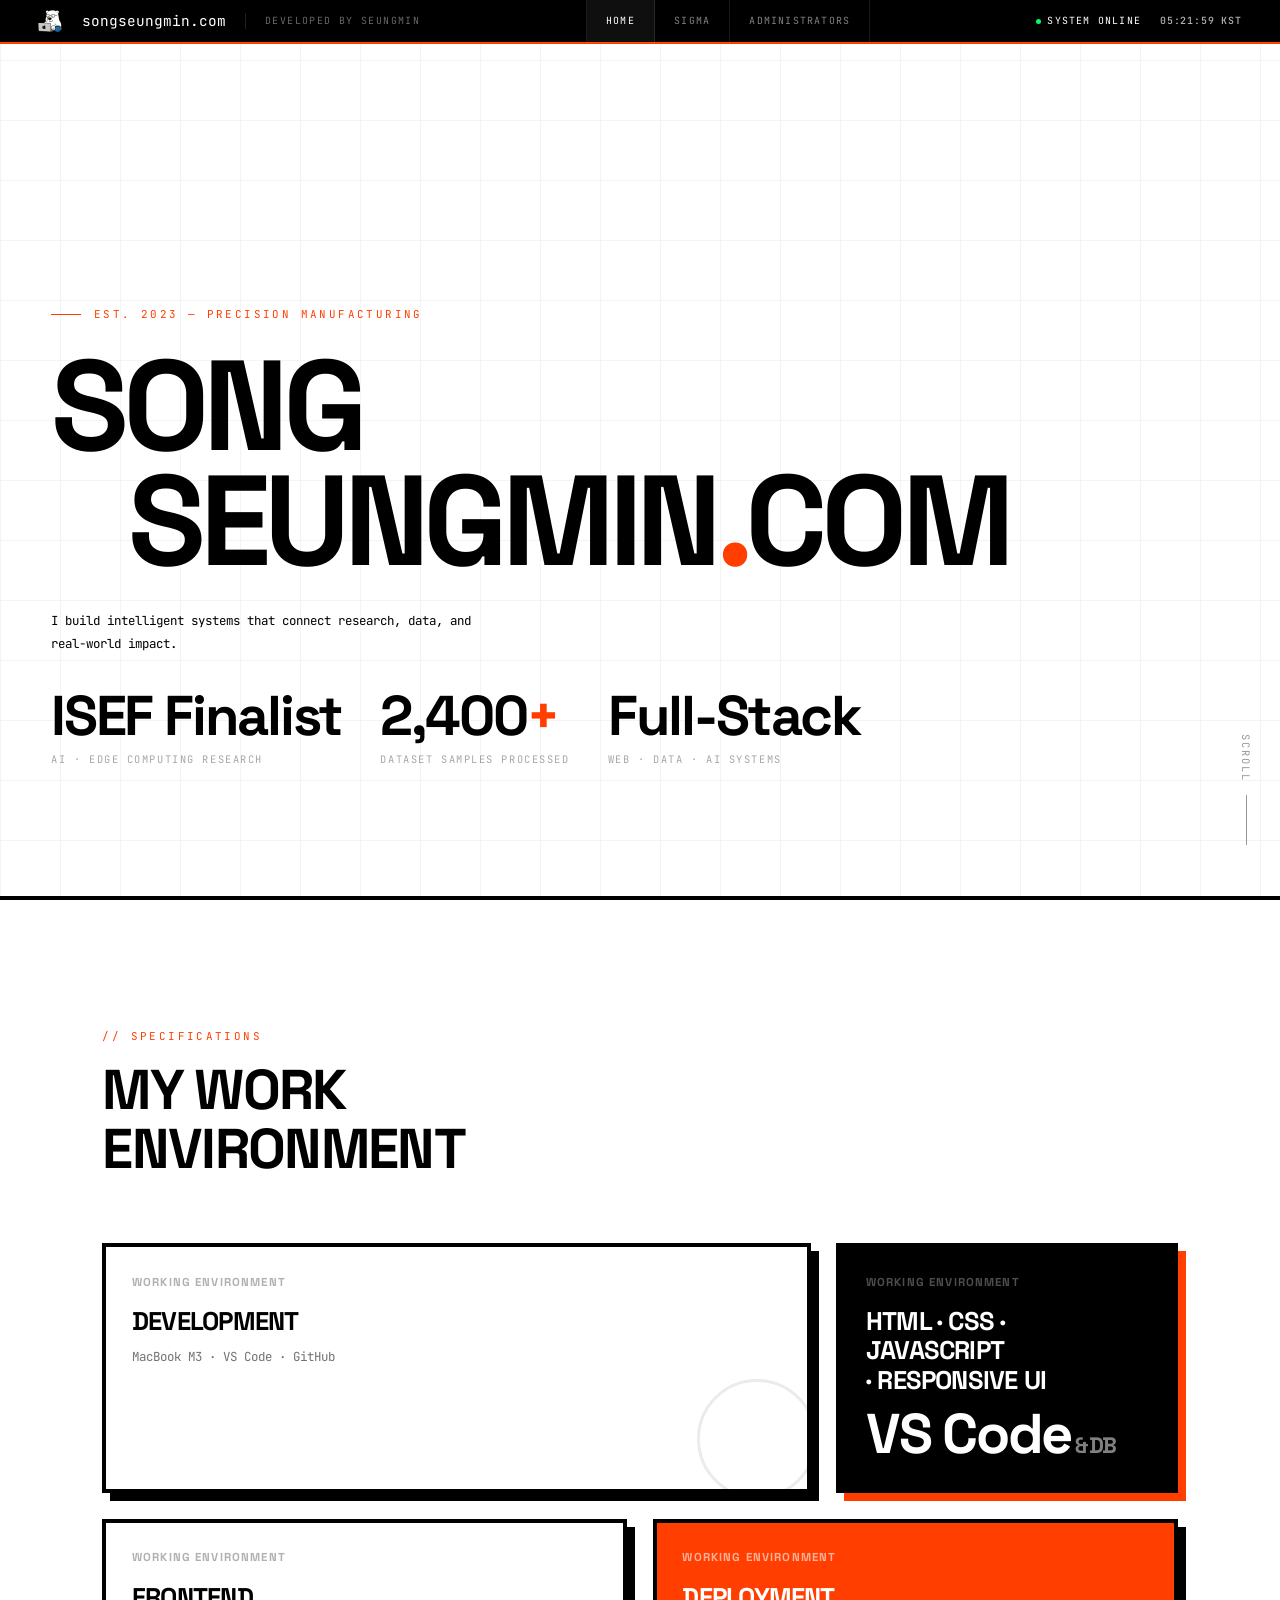
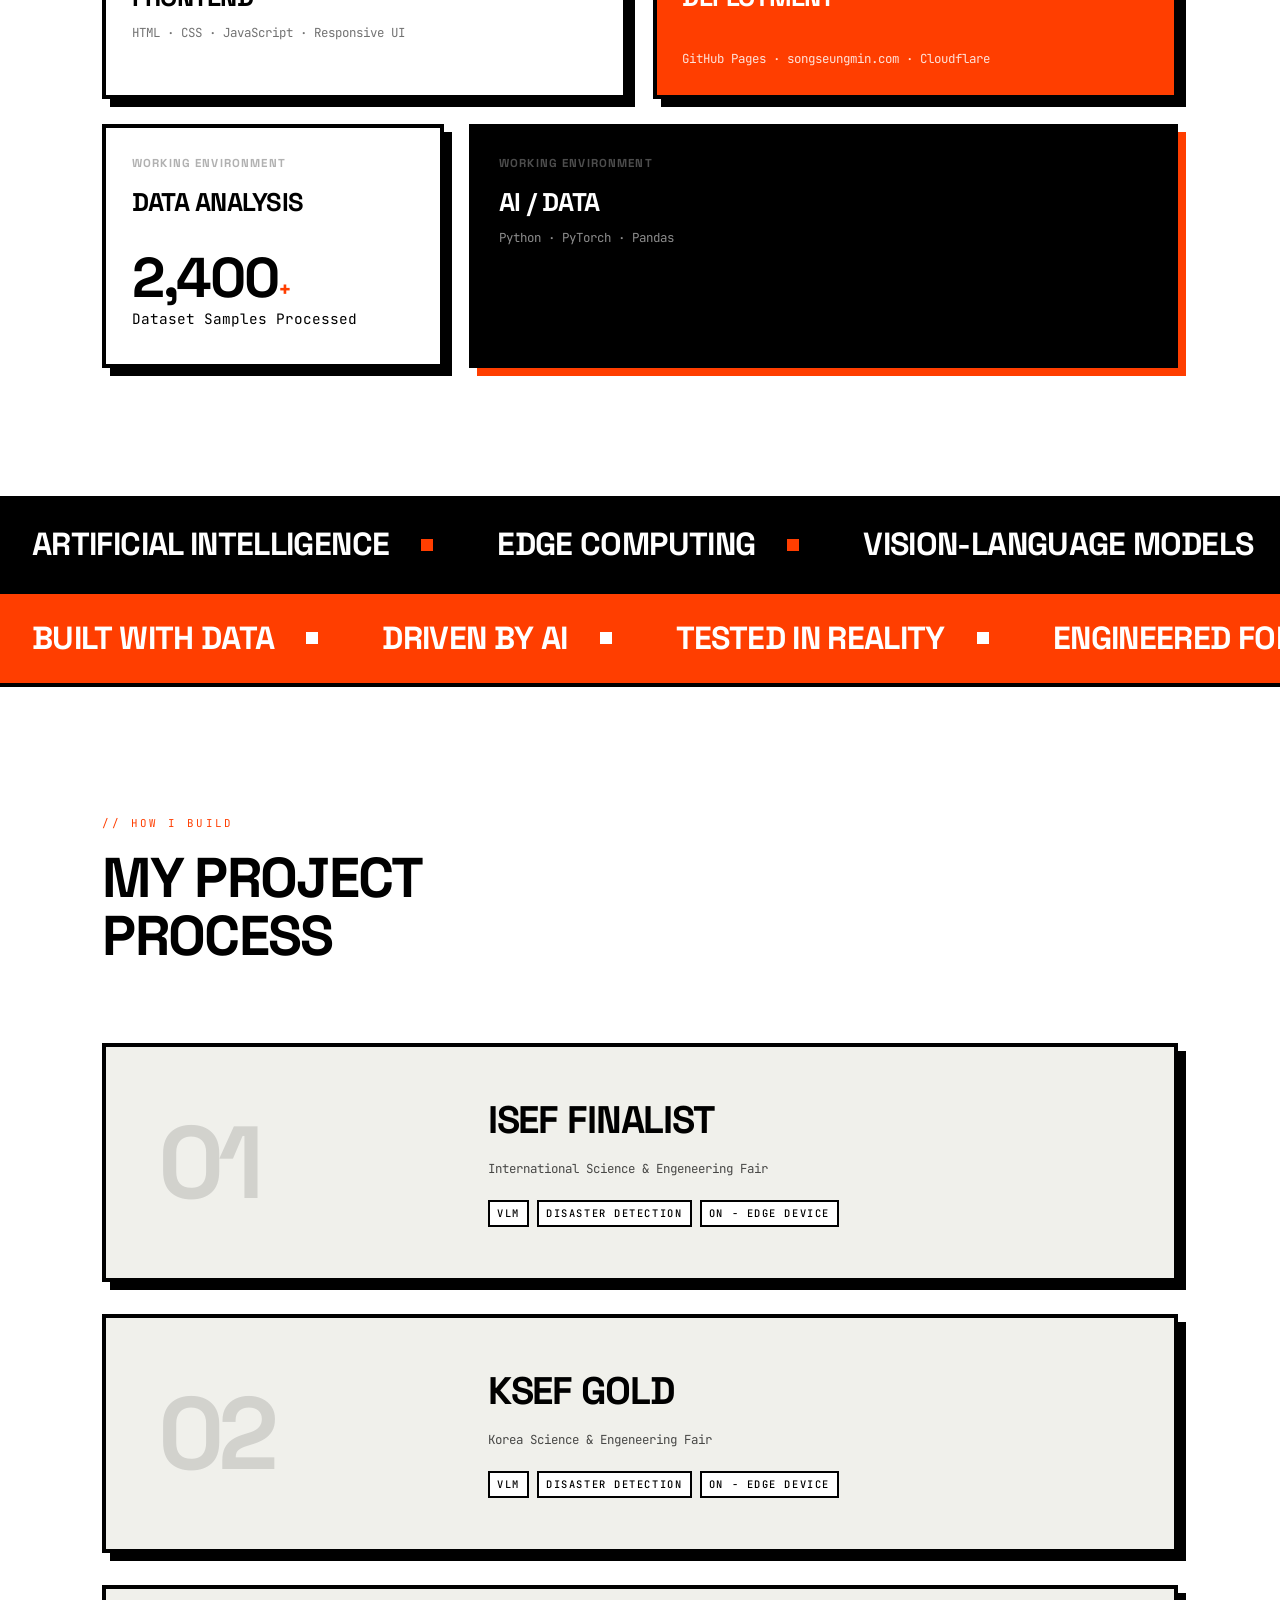
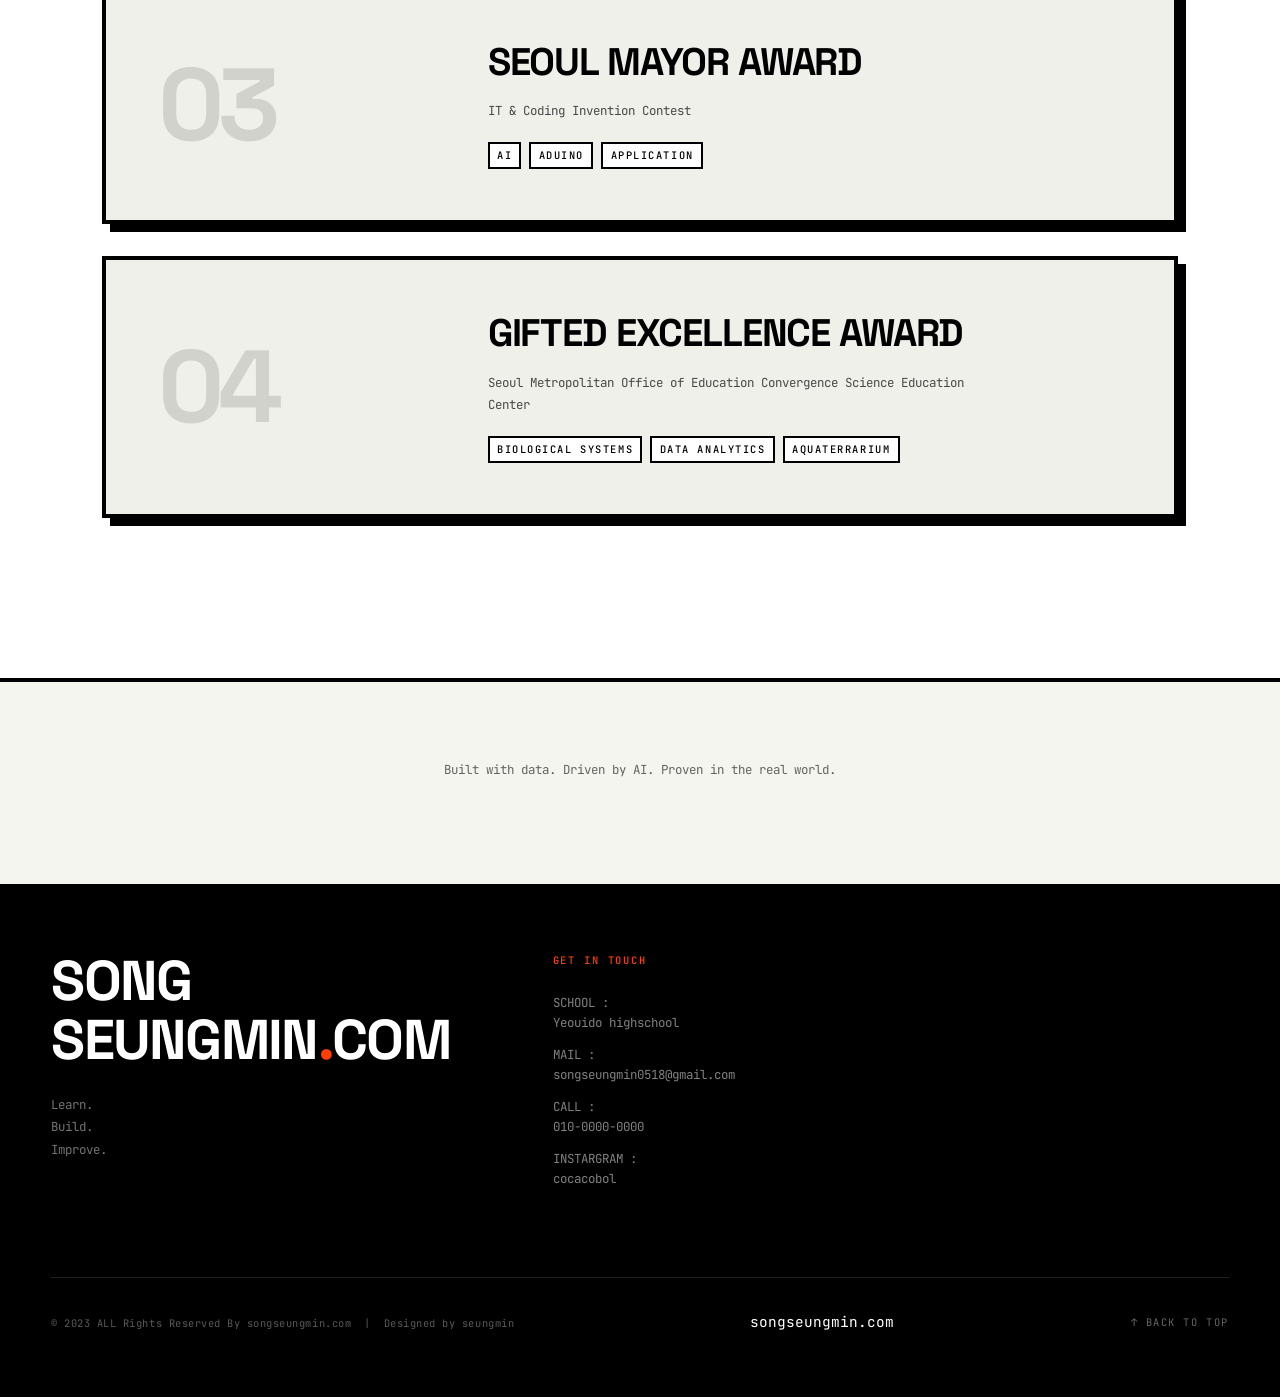
<file: index.html>
<!DOCTYPE html>
<html lang="kor">
<head>
<meta charset="UTF-8">
<meta name="viewport" content="width=device-width, initial-scale=1.0">
<title>songseungmin</title>
<meta name="description" content="AXIS INDUSTRIAL delivers precision-engineered solutions for heavy industry. Built to endure. Designed to perform.">
<link rel="preconnect" href="https://fonts.googleapis.com">
<link rel="preconnect" href="https://fonts.gstatic.com" crossorigin>
<link href="https://fonts.googleapis.com/css2?family=JetBrains+Mono:wght@400;500&family=Space+Grotesk:wght@400;700&display=swap" rel="stylesheet">
<link rel="stylesheet" href="css/templatemo-axis-industrial.css">
<link rel="stylesheet" href="css/templatemo-axis-main-page.css">


</head>
<body>

<!-- ====== HEADER ====== -->
<header class="header">
    <div class="header__inner">
        <div class="header__left">
            <span class="header__logo-mark">
            <img src="logo.png" alt="logo" style="height:24px;">
                </span>
                </span>
                songseungmin.com
            </a>
            <span class="header__sep"></span>
            <span class="header__product">Developed by seungmin</span>
        </div>
        <nav class="header__nav" id="headerNav">
            <a href="index.html" class="active">Home</a>
            <a href="sigma.html">SIGMA</a>
            <a href="developer.html">administrators</a>
        </nav>
        <div class="header__right">
            <div class="header__status"><span class="header__status-dot"></span><span>System Online</span></div>
            <div class="header__clock" id="utcClock">--:--:-- UTC</div>
        </div>
        <button class="header__burger" id="headerBurger" aria-label="Toggle navigation" aria-expanded="false"><span></span><span></span><span></span></button>
    </div>
</header>


<!-- ====== HERO ====== -->
<section class="hero">
    <div class="hero__grid hero__grid--dense" aria-hidden="true"></div>
    <div class="hero__label reveal">Est. 2023 — Precision Manufacturing</div>
    <h1 class="hero__title">
        <span class="line">song</span>
        <span class="line line--indent">seungmin<span class="accent-dot">.</span>com</span>
    </h1>
    <div class="hero__bottom">
        <p class="hero__desc reveal">I build intelligent systems that connect research, data, and real-world impact.</p>
        <div class="hero__stats reveal">
            <div><div class="hero__stat-num">ISEF Finalist
<span class="accent"></span></div><div class="hero__stat-label">AI · Edge Computing Research</div></div>
            <div><div class="hero__stat-num">2,400<span class="accent">+</span></div><div class="hero__stat-label">Dataset Samples Processed</div></div>
            <div><div class="hero__stat-num">Full-Stack</div><div class="hero__stat-label">Web · Data · AI Systems</div></div>
        </div>
    </div>
    <div class="hero__scroll-cue" aria-hidden="true">Scroll</div>
</section>


<!-- ====== BENTO SPECS ====== -->
<section class="section" id="specs">
    <div class="container">
        <div class="section__header reveal">
            <div class="section__eyebrow">// Specifications</div>
            <h2 class="section__title">my work <br> environment</h2>
        </div>
        <div class="bento__grid">
            <div class="bento-card bento-card--wide reveal">
                <div class="bento-card__number">Working Environment</div>
                <div><h3 class="bento-card__title">Development<br></h3><p class="bento-card__text">MacBook M3 · VS Code · GitHub</p></div>
                <!--<div class="bar-chart"><div class="bar-chart__col" style="height:45%"></div><div class="bar-chart__col" style="height:70%"></div><div class="bar-chart__col" style="height:55%"></div><div class="bar-chart__col" style="height:90%"></div><div class="bar-chart__col" style="height:65%"></div><div class="bar-chart__col" style="height:100%"></div><div class="bar-chart__col" style="height:80%"></div><div class="bar-chart__col" style="height:95%"></div></div>-->
                <div class="bento-card__visual" aria-hidden="true"></div>
            </div>
            <div class="bento-card bento-card--narrow bento-card--dark reveal">
                <div class="bento-card__number">Working Environment</div>
                <h3 class="bento-card__title">HTML · CSS · JavaScript<br> · Responsive UI</h3>
                <div class="bento-card__stat">VS Code<span style="font-size:0.4em;opacity:0.5">  & DB</span></div>
            </div>
            <div class="bento-card bento-card--mid reveal">
                <div class="bento-card__number">Working Environment</div>
                <div><h3 class="bento-card__title">Frontend</h3><p class="bento-card__text">HTML · CSS · JavaScript · Responsive UI</p></div>
                <!--<div style="align-self:end;display:flex;flex-wrap:wrap;gap:0.5rem"><span class="tag">CFD modeling</span><span class="tag tag--filled">physics-based analysis</span><span class="tag">optimization</span></div>-->
            </div>
            <div class="bento-card bento-card--mid bento-card--safety reveal">
                <div class="bento-card__number" style="opacity:0.6">Working Environment</div>
                <h3 class="bento-card__title">Deployment</h3>
                <p class="bento-card__text" style="opacity:0.85">GitHub Pages · songseungmin.com · Cloudflare</p>
                <!--<div class="bento-card__stat">Modern Stack</div>-->
            </div>
            <div class="bento-card bento-card--narrow bento-card--mid reveal">
                <div class="bento-card__number">Working Environment</div>
                <div><h3 class="bento-card__title">Data analysis</h3><p class="bento-card__text"><br></p></div>
                <div style="align-self:end"><div class="bento-card__stat">2,400<span class="accent" style="font-size:0.4em">+</span></div>Dataset Samples Processed<div class="bento-card__text" style="margin-top:0.5rem"></div></div>
            </div>
            <div class="bento-card bento-card--wide bento-card--dark reveal">
                <div class="bento-card__number">Working Environment</div>
                <div><h3 class="bento-card__title">AI / Data<br></h3><p class="bento-card__text" style="opacity:0.55">Python · PyTorch · Pandas</p></div>
                <!--<div class="bar-chart"><div class="bar-chart__col" style="height:60%"></div><div class="bar-chart__col" style="height:80%"></div><div class="bar-chart__col" style="height:100%"></div><div class="bar-chart__col" style="height:70%"></div><div class="bar-chart__col" style="height:90%"></div><div class="bar-chart__col" style="height:50%"></div></div>-->
            </div>
        </div>
    </div>
</section>


<!-- ====== TICKER ====== -->
<div class="ticker" aria-hidden="true"><div class="ticker__track"><span class="ticker__item">Artificial Intelligence</span><span class="ticker__item">Edge Computing</span><span class="ticker__item">Vision-Language Models</span><span class="ticker__item">Computer Vision</span><span class="ticker__item">Data Analysis</span><span class="ticker__item">CFD Simulation</span><span class="ticker__item">Full-Stack Development</span><span class="ticker__item">System Engineering</span><span class="ticker__item">Artificial Intelligence</span><span class="ticker__item">Edge Computing</span><span class="ticker__item">Vision-Language Models</span><span class="ticker__item">Computer Vision</span><span class="ticker__item">Data Analysis</span><span class="ticker__item">CFD Simulation</span><span class="ticker__item">Full-Stack Development</span><span class="ticker__item">System Engineering</span></div></div>
<div class="ticker ticker--reverse ticker--safety" aria-hidden="true"><div class="ticker__track"><span class="ticker__item">Built with Data</span><span class="ticker__item">Driven by AI</span><span class="ticker__item">Tested in Reality</span><span class="ticker__item">Engineered for Impact</span><span class="ticker__item">From Idea to System</span><span class="ticker__item">Zero-Shot Intelligence</span><span class="ticker__item">Research to Application</span><span class="ticker__item">Real-World Validation</span><span class="ticker__item">Built with Data</span><span class="ticker__item">Driven by AI</span><span class="ticker__item">Tested in Reality</span><span class="ticker__item">Engineered for Impact</span><span class="ticker__item">From Idea to System</span><span class="ticker__item">Zero-Shot Intelligence</span><span class="ticker__item">Research to Application</span><span class="ticker__item">Real-World Validation</span></div></div>

<!-- ====== THE STACK ====== -->
<section class="section" id="process">
    <div class="container">
        <div class="stack__header reveal">
            <div><div class="section__eyebrow">// How I Build</div><h2 class="section__title">my project <br> process</h2></div>
            <!--<p class="stack__subtitle">From idea to research, from research to working systems.</p>-->
        </div>
        <div>
            <article class="stack__card reveal"><div class="stack__card-left"><div class="stack__card-step">01</div></div><div class="stack__card-right"><h3 class="stack__card-title">ISEF Finalist</h3><p class="stack__card-text">International Science & Engeneering Fair</p><div class="stack__card-tags"><span class="tag">VLM</span><span class="tag">Disaster Detection</span><span class="tag">on - edge device</span></div></div></article>
            <article class="stack__card reveal"><div class="stack__card-left"><div class="stack__card-step">02</div></div><div class="stack__card-right"><h3 class="stack__card-title">KSEF Gold</h3><p class="stack__card-text">Korea Science & Engeneering Fair</p><div class="stack__card-tags"><span class="tag">VLM</span><span class="tag">Disaster Detection</span><span class="tag">on - edge device</span></div></div></article>
            <article class="stack__card reveal"><div class="stack__card-left"><div class="stack__card-step">03</div></div><div class="stack__card-right"><h3 class="stack__card-title">Seoul Mayor Award</h3><p class="stack__card-text">IT & Coding Invention Contest</p><div class="stack__card-tags"><span class="tag">AI</span><span class="tag">aduino</span><span class="tag">application</span></div></div></article>
            <article class="stack__card reveal"><div class="stack__card-left"><div class="stack__card-step">04</div></div><div class="stack__card-right"><h3 class="stack__card-title">Gifted Excellence Award</h3><p class="stack__card-text">Seoul Metropolitan Office of Education Convergence Science Education Center</p><div class="stack__card-tags"><span class="tag">Biological Systems</span><span class="tag">Data Analytics</span><span class="tag">Aquaterrarium</span></div></div></article>
        </div>
    </div>
</section>


<!-- ====== ABOUT THIS TEMPLATE ====== -->
<section class="about">
    <div class="about__inner">
        <p class="about__text">
             Built with data. Driven by AI. Proven in the real world.
        </p>
        <!--<div class="about__links">
            <a href="index.html" class="tag tag--safety">Home</a>
            <a href="landing-page.html" class="tag tag--filled">AXIS-01 Product</a>
            <a href="the-observer.html" class="tag tag--filled">The Observer</a>-->
        </div>
    </div>
</section>


<!-- ====== FOOTER ====== -->
<footer class="footer">
    <div class="footer__inner">
        <div class="footer__top">
            <div class="footer__brand">
                <h2 class="font-display footer__brand-name">song<br>seungmin<span class="accent">.</span>com</h2>
                <p class="footer__brand-desc">Learn. <br >Build. <br >Improve.</p>
            </div>
            <div class="footer__col"><div class="footer__col-title">Get in Touch</div><a href="https://yeouido.sen.hs.kr/">SCHOOL : <br>Yeouido highschool</a><a href="mailto:songseungmin0518@gmail.com">MAIL : songseungmin0518@gmail.com</a><a href="tel:01064950518">CALL : <br> 010-0000-0000</a><a href="https://www.instagram.com/cocacobol/">INSTARGRAM : <br> cocacobol</div>
            <!--<div class="footer__col"><div class="footer__col-title">Company</div><a href="#">About Us</a><a href="#">Projects</a><a href="#">Careers</a><a href="#">Safety</a></div>-->
                </div>
        <div class="footer__bottom">
            <span class="footer__copy">&copy; 2023 ALL Rights Reserved By songseungmin.com &nbsp;|&nbsp; Designed by seungmin<a href="https://www.instagram.com/cocacobol/" target="_blank" rel="nofollow noopener">songseungmin.com</a></span>
            <button class="footer__back-top" id="backToTop" aria-label="Back to top">↑ Back to Top</button>
        </div>
    </div>
</footer>

<script src="js/templatemo-axis-script.js"></script>
</body>
</html>
</file>
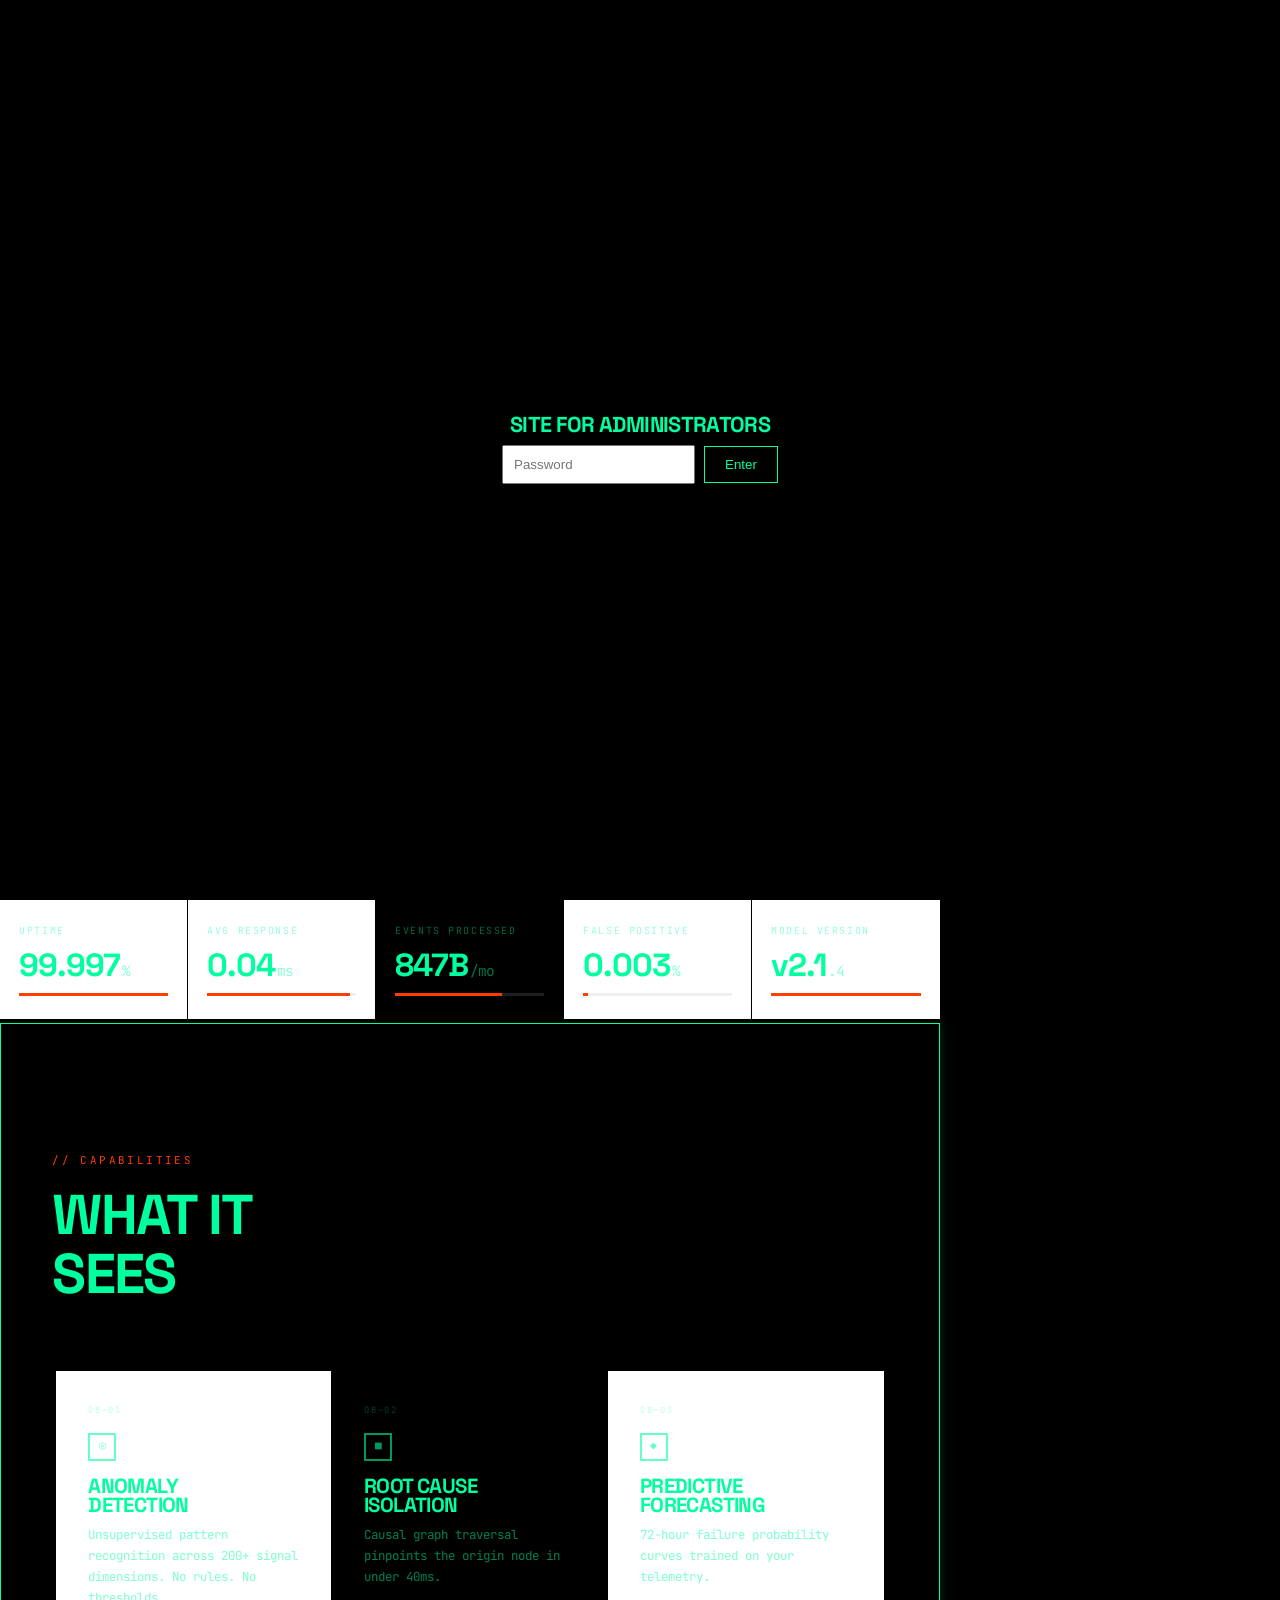
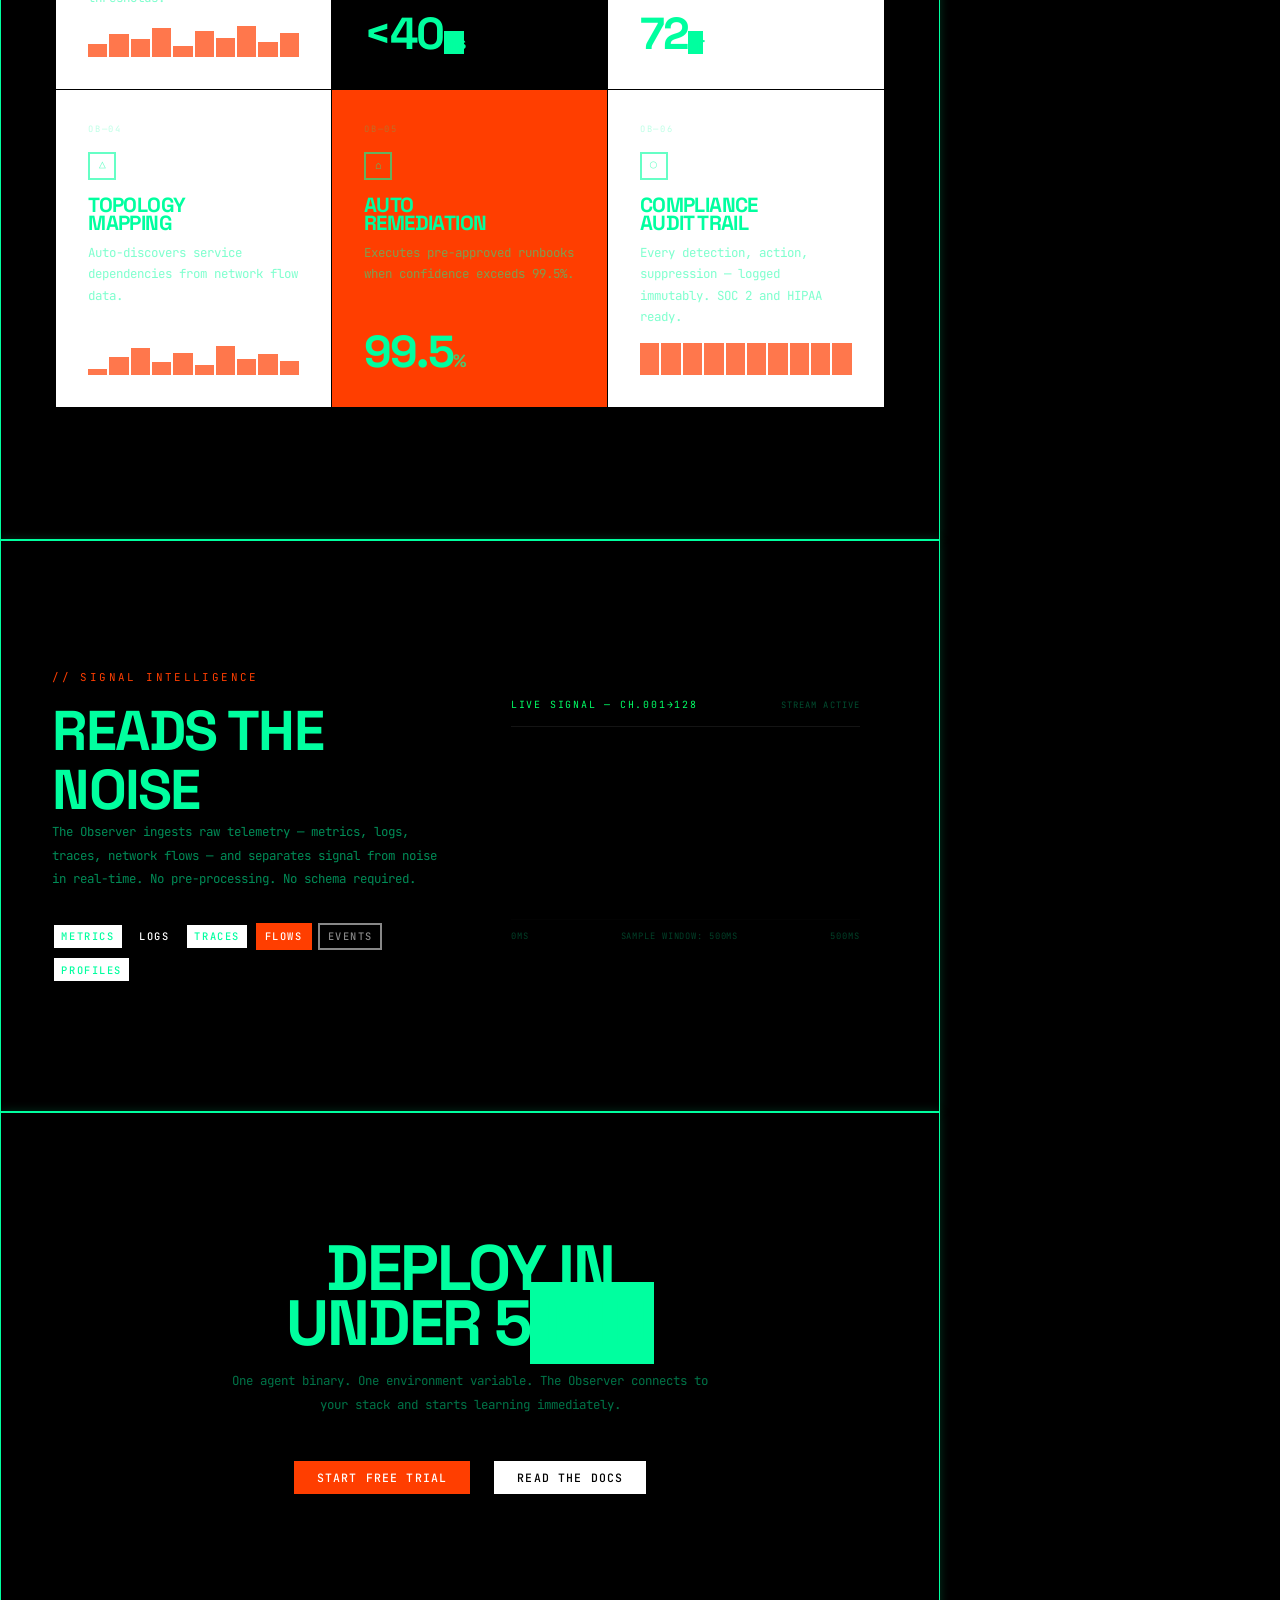
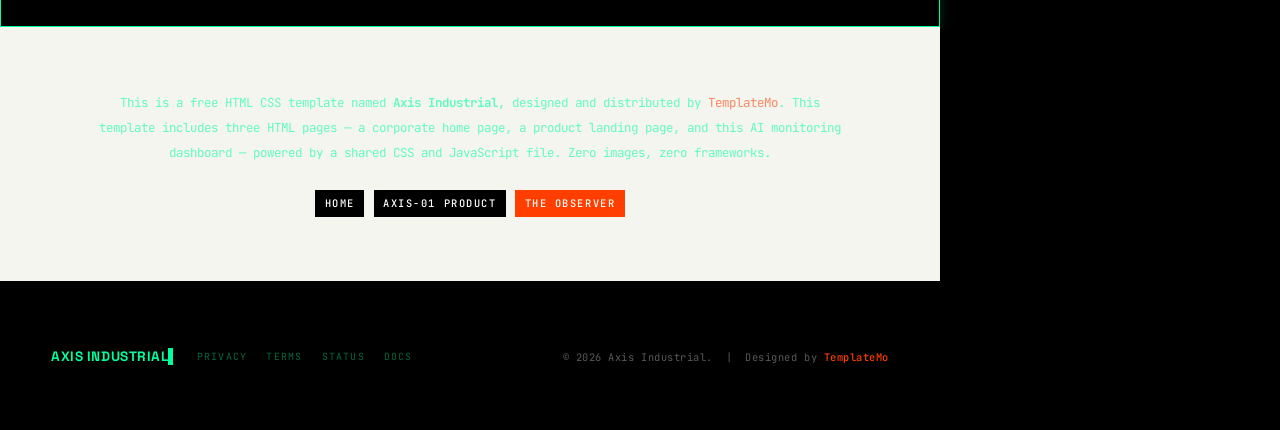
<file: developer.html>
<!DOCTYPE html>
<html lang="kor">
<head>
<meta charset="UTF-8">
<meta name="viewport" content="width=device-width, initial-scale=1.0">
<title>The Observer — AI Monitoring Intelligence by AXIS Industrial</title>
<meta name="description" content="The Observer. Real-time AI inference monitoring. Zero-latency anomaly detection across every layer of your stack.">
<link rel="preconnect" href="https://fonts.googleapis.com">
<link rel="preconnect" href="https://fonts.gstatic.com" crossorigin>
<link href="https://fonts.googleapis.com/css2?family=JetBrains+Mono:wght@300;400;500;700&family=Space+Grotesk:wght@400;700&display=swap" rel="stylesheet">
<link rel="stylesheet" href="css/templatemo-axis-industrial.css">
<link rel="stylesheet" href="css/templatemo-axis-the-observer.css">
<!--

TemplateMo 619 Axis Industrial

https://templatemo.com/tm-619-axis-industrial

-->
</head>
<style>
/* 전체 배경 */
body {
  background: #000 !important;
  color: #00ff9f !important;
  font-family: 'JetBrains Mono', monospace;
}

/* 기본 텍스트 */
* {
  color: #00ff9f;
}

/* 링크 */
a {
  color: #00ff9f;
  text-decoration: none;
}

/* 카드/박스 */
.stack__card,
.bento-card,
.section,
.header {
  background: #000 !important;
  border: 1px solid #00ff9f !important;
  box-shadow: 0 0 10px rgba(0,255,159,0.2);
}

/* 버튼 */
button {
  background: #000;
  color: #00ff9f;
  border: 1px solid #00ff9f;
  padding: 8px 16px;
  transition: 0.2s;
}

button:hover {
  background: #00ff9f;
  color: #000;
}

/* 강조 텍스트 */
.accent,
.header__status-dot {
  color: #00ff9f !important;
  background: #00ff9f !important;
}

/* 로그 느낌 */
pre, code {
  color: #00ff9f;
}

/* 깜빡이는 커서 느낌 */
@keyframes blink {
  0%, 100% { opacity: 1; }
  50% { opacity: 0; }
}

.cursor::after {
  content: "_";
  animation: blink 1s infinite;
}
</style>
<body>
    <div id="lockScreen">
    <div class="lock-box">
        <h2>Site for administrators</h2>
        <input type="password" id="passwordInput" placeholder="Password">
        <button onclick="checkPassword()">Enter</button>
        <p id="errorMsg"></p>
    </div>
</div>

<!-- ====== HEADER ====== -->
<header class="header">
    <div class="header__inner">
        <div class="header__left">
            <a href="index.html" class="header__logo">
                <span class="header__logo-mark"><svg viewBox="0 0 24 24" fill="none" xmlns="http://www.w3.org/2000/svg"><path d="M12 2L2 7V17L12 22L22 17V7L12 2Z" stroke="#FF3E00" stroke-width="2.5"/><line x1="12" y1="2" x2="12" y2="22" stroke="#FF3E00" stroke-width="2"/></svg></span>
                Axis
            </a>
            <span class="header__sep"></span>
            <span class="header__product">The Observer / v2.1</span>
        </div>
        <nav class="header__nav" id="headerNav">
            <a href="songseungmin.html">Home</a>
            <a href="sigma.html">sigma</a>
            <a href="developer.html" class="active">Observer</a>
        </nav>
        <div class="header__right">
            <div class="header__status"><span class="header__status-dot"></span><span>All Systems Nominal</span></div>
            <div class="header__clock" id="utcClock">--:--:-- UTC</div>
        </div>
        <button class="header__burger" id="headerBurger" aria-label="Toggle navigation" aria-expanded="false"><span></span><span></span><span></span></button>
    </div>
</header>

<!-- ====== LAYOUT SHELL ====== -->
<div class="shell">
<main class="shell__main">

    <!-- ====== HERO ====== -->
    <section class="hero hero--radar">
        <div class="hero__grid" aria-hidden="true"></div>
        <div class="hero__rings" aria-hidden="true"><div class="hero__ring"></div><div class="hero__ring"></div><div class="hero__ring"></div><div class="hero__ring"></div></div>
        <div class="hero__label reveal">Autonomous Intelligence Platform</div>
        <h1 class="hero__title"><span class="line">The</span><span class="line line--indent">Observer<span class="dot">.</span></span></h1>
        <div class="hero__bottom">
            <p class="hero__desc reveal">Zero-latency anomaly detection across every layer of your infrastructure. It watches so your engineers can build.</p>
            <div class="hero__kpis reveal">
                <div><div class="hero__kpi-val">0.04<span class="accent">ms</span></div><div class="hero__kpi-label">Detection Latency</div></div>
                <div><div class="hero__kpi-val">12M<span class="accent">+</span></div><div class="hero__kpi-label">Events / Sec</div></div>
                <div><div class="hero__kpi-val">99.99<span class="accent">%</span></div><div class="hero__kpi-label">Precision</div></div>
            </div>
        </div>
    </section>

    <!-- ====== METRICS RIBBON ====== -->
    <section class="ribbon reveal">
        <div class="ribbon__cell"><div class="ribbon__label">Uptime</div><div class="ribbon__value">99.997<span class="ribbon__unit">%</span></div><div class="bar-track"><div class="bar-track__fill" style="width:99.9%"></div></div></div>
        <div class="ribbon__cell"><div class="ribbon__label">Avg Response</div><div class="ribbon__value">0.04<span class="ribbon__unit">ms</span></div><div class="bar-track"><div class="bar-track__fill" style="width:96%"></div></div></div>
        <div class="ribbon__cell"><div class="ribbon__label">Events Processed</div><div class="ribbon__value">847B<span class="ribbon__unit">/mo</span></div><div class="bar-track"><div class="bar-track__fill" style="width:72%"></div></div></div>
        <div class="ribbon__cell"><div class="ribbon__label">False Positive</div><div class="ribbon__value">0.003<span class="ribbon__unit">%</span></div><div class="bar-track"><div class="bar-track__fill" style="width:3%"></div></div></div>
        <div class="ribbon__cell"><div class="ribbon__label">Model Version</div><div class="ribbon__value">v2.1<span class="ribbon__unit">.4</span></div><div class="bar-track"><div class="bar-track__fill" style="width:100%"></div></div></div>
    </section>

    <!-- ====== FEATURES GRID ====== -->
    <section class="section" id="features">
        <div class="section__header reveal"><div class="section__eyebrow">// Capabilities</div><h2 class="section__title">What It<br>Sees</h2></div>
        <div class="features__grid">
            <div class="feat-card reveal"><div><div class="feat-card__id">OB—01</div><div class="feat-card__icon">◎</div><h3 class="feat-card__title">Anomaly<br>Detection</h3><p class="feat-card__text">Unsupervised pattern recognition across 200+ signal dimensions. No rules. No thresholds.</p></div><div class="spark"><span class="spark__bar" style="height:40%"></span><span class="spark__bar" style="height:70%"></span><span class="spark__bar" style="height:55%"></span><span class="spark__bar" style="height:90%"></span><span class="spark__bar" style="height:35%"></span><span class="spark__bar" style="height:80%"></span><span class="spark__bar" style="height:60%"></span><span class="spark__bar" style="height:95%"></span><span class="spark__bar" style="height:45%"></span><span class="spark__bar" style="height:75%"></span></div></div>
            <div class="feat-card feat-card--dark reveal"><div><div class="feat-card__id">OB—02</div><div class="feat-card__icon">■</div><h3 class="feat-card__title">Root Cause<br>Isolation</h3><p class="feat-card__text">Causal graph traversal pinpoints the origin node in under 40ms.</p></div><div class="feat-card__stat">&lt;40<span class="accent" style="font-size:0.4em">ms</span></div></div>
            <div class="feat-card reveal"><div><div class="feat-card__id">OB—03</div><div class="feat-card__icon">◆</div><h3 class="feat-card__title">Predictive<br>Forecasting</h3><p class="feat-card__text">72-hour failure probability curves trained on your telemetry.</p></div><div class="feat-card__stat">72<span class="accent" style="font-size:0.4em">hr</span></div></div>
            <div class="feat-card reveal"><div><div class="feat-card__id">OB—04</div><div class="feat-card__icon">△</div><h3 class="feat-card__title">Topology<br>Mapping</h3><p class="feat-card__text">Auto-discovers service dependencies from network flow data.</p></div><div class="spark"><span class="spark__bar" style="height:20%"></span><span class="spark__bar" style="height:55%"></span><span class="spark__bar" style="height:85%"></span><span class="spark__bar" style="height:40%"></span><span class="spark__bar" style="height:70%"></span><span class="spark__bar" style="height:30%"></span><span class="spark__bar" style="height:90%"></span><span class="spark__bar" style="height:50%"></span><span class="spark__bar" style="height:65%"></span><span class="spark__bar" style="height:45%"></span></div></div>
            <div class="feat-card feat-card--safety reveal"><div><div class="feat-card__id">OB—05</div><div class="feat-card__icon">⌂</div><h3 class="feat-card__title">Auto<br>Remediation</h3><p class="feat-card__text">Executes pre-approved runbooks when confidence exceeds 99.5%.</p></div><div class="feat-card__stat">99.5<span style="font-size:0.4em;opacity:0.7">%</span></div></div>
            <div class="feat-card reveal"><div><div class="feat-card__id">OB—06</div><div class="feat-card__icon">◯</div><h3 class="feat-card__title">Compliance<br>Audit Trail</h3><p class="feat-card__text">Every detection, action, suppression — logged immutably. SOC 2 and HIPAA ready.</p></div><div class="spark"><span class="spark__bar" style="height:100%"></span><span class="spark__bar" style="height:100%"></span><span class="spark__bar" style="height:100%"></span><span class="spark__bar" style="height:100%"></span><span class="spark__bar" style="height:100%"></span><span class="spark__bar" style="height:100%"></span><span class="spark__bar" style="height:100%"></span><span class="spark__bar" style="height:100%"></span><span class="spark__bar" style="height:100%"></span><span class="spark__bar" style="height:100%"></span></div></div>
        </div>
    </section>

    <!-- ====== SIGNAL SECTION ====== -->
    <section class="section section--surface" id="signal">
        <div class="signal__inner">
            <div class="reveal">
                <div class="section__eyebrow">// Signal Intelligence</div>
                <h2 class="section__title">Reads the<br>Noise</h2>
                <p class="signal__text">The Observer ingests raw telemetry — metrics, logs, traces, network flows — and separates signal from noise in real-time. No pre-processing. No schema required.</p>
                <div class="signal__tags"><span class="tag">Metrics</span><span class="tag tag--filled">Logs</span><span class="tag">Traces</span><span class="tag tag--safety">Flows</span><span class="tag tag--ghost">Events</span><span class="tag">Profiles</span></div>
            </div>
            <div class="signal__viz reveal">
                <div class="signal__viz-header"><div class="signal__viz-title">Live Signal — ch.001→128</div><div class="signal__viz-status">Stream Active</div></div>
                <div class="signal__viz-canvas"><div class="signal__viz-bars" id="waveformBars"></div></div>
                <div class="signal__viz-footer"><span>0ms</span><span>Sample Window: 500ms</span><span>500ms</span></div>
            </div>
        </div>
    </section>

    <!-- ====== CTA ====== -->
    <section class="section cta" id="deploy">
        <div class="reveal">
            <h2 class="cta__title">Deploy in<br>Under 5<span class="accent"> Min</span></h2>
            <p class="cta__text">One agent binary. One environment variable. The Observer connects to your stack and starts learning immediately.</p>
            <div class="cta__actions"><button class="btn btn--primary">Start Free Trial</button><button class="btn btn--ghost">Read the Docs</button></div>
        </div>
    </section>

    <!-- ====== ABOUT THIS TEMPLATE ====== -->
    <section class="about">
        <div class="about__inner">
            <p class="about__text">
                This is a free HTML CSS template named <strong>Axis Industrial</strong>, designed and distributed by
                <a href="https://templatemo.com/tm-619-axis-industrial" target="_blank" rel="noopener" style="color:var(--safety)">TemplateMo</a>.
                This template includes three HTML pages — a corporate home page, a product landing page, and this AI monitoring dashboard — powered by a shared CSS and JavaScript file. Zero images, zero frameworks.
            </p>
            <div class="about__links">
                <a href="index.html" class="tag tag--filled">Home</a>
                <a href="landing-page.html" class="tag tag--filled">AXIS-01 Product</a>
                <a href="the-observer.html" class="tag tag--safety">The Observer</a>
            </div>
        </div>
    </section>

    <!-- ====== FOOTER ====== -->
    <footer class="footer footer--compact">
        <div class="footer__inner">
            <div class="footer__left">
                <span class="footer__logo font-display">Axis Industrial<span class="accent">.</span></span>
                <div class="footer__links"><a href="#">Privacy</a><a href="#">Terms</a><a href="#">Status</a><a href="#">Docs</a></div>
            </div>
            <span class="footer__copy">&copy; 2026 Axis Industrial. &nbsp;|&nbsp; Designed by <a href="https://templatemo.com/tm-619-axis-industrial" target="_blank" rel="nofollow noopener">TemplateMo</a></span>
        </div>
    </footer>

</main>

<!-- ====== TERMINAL SIDEBAR ====== -->
<aside class="sidebar" id="sidebar">
    <div class="sidebar__header"><div class="sidebar__title">System Log</div><div class="sidebar__meta">PID 48271</div></div>
    <div class="sidebar__stats">
        <div class="sidebar__stat"><div class="sidebar__stat-label">CPU</div><div class="sidebar__stat-val" id="cpuVal">12%</div></div>
        <div class="sidebar__stat"><div class="sidebar__stat-label">MEM</div><div class="sidebar__stat-val" id="memVal">4.2G</div></div>
        <div class="sidebar__stat"><div class="sidebar__stat-label">NET</div><div class="sidebar__stat-val" id="netVal">840M</div></div>
    </div>
    <div class="sidebar__chart"><div class="sidebar__chart-title">Throughput — Last 60s</div><div class="sidebar__chart-bars" id="throughputChart"></div></div>
    <div class="sidebar__log"><div class="sidebar__log-scroll"><div class="sidebar__log-track" id="logTrack"></div></div></div>
    <div class="sidebar__footer"><span>Observer v2.1.4</span><span id="sidebarUptime">Uptime: 847d 14h</span></div>
</aside>
</div>

<button class="sidebar-toggle" id="sidebarToggle" aria-label="Toggle terminal">&gt;_</button>

<script src="js/templatemo-axis-script.js"></script>
<script>
/* ---- Observer Page — Specific Scripts ---- */
(function () {
    /* Sidebar toggle (mobile) */
    var sb = document.getElementById('sidebar');
    var sbBtn = document.getElementById('sidebarToggle');
    sbBtn.addEventListener('click', function () {
        sb.classList.toggle('open');
        sbBtn.textContent = sb.classList.contains('open') ? '✕' : '>_';
    });

    /* Generate waveform bars */
    var wave = document.getElementById('waveformBars');
    for (var i = 0; i < 64; i++) {
        var b = document.createElement('div');
        b.className = 'signal__viz-bar';
        b.style.animationDelay = -(i * 0.07) + 's';
        b.style.animationDuration = (1.2 + Math.random() * 1.2) + 's';
        wave.appendChild(b);
    }

    /* Generate throughput chart */
    var chart = document.getElementById('throughputChart');
    for (var i = 0; i < 30; i++) {
        var c = document.createElement('div');
        c.className = 'sidebar__chart-col';
        c.style.height = (15 + Math.random() * 85) + '%';
        chart.appendChild(c);
    }

    /* Generate log entries */
    var track = document.getElementById('logTrack');
    var logs = [
        { t: 'ok',   m: 'Inference pipeline healthy — 12.4M events/s' },
        { t: 'ok',   m: 'Anomaly model v2.1.4 loaded — 847 features active' },
        { t: 'sys',  m: 'Checkpoint saved — weights snapshot @ epoch 14,291' },
        { t: 'info', m: 'Topology updated — 1,247 nodes / 8,432 edges' },
        { t: 'ok',   m: 'Heartbeat collector-us-east-1a — latency 0.3ms' },
        { t: 'warn', m: 'Spike ch.0442 — confidence 87.2% — monitoring' },
        { t: 'ok',   m: 'Auto-scaler: replicas 8→12 — load balanced' },
        { t: 'sys',  m: 'TLS cert rotation complete — sha256:a7f2c91d' },
        { t: 'ok',   m: 'Causal graph resolved — root: db-primary-03' },
        { t: 'info', m: 'New service: payment-gateway-v3 — mapping deps' },
        { t: 'ok',   m: 'Runbook RB-047 executed — restored in 1.2s' },
        { t: 'warn', m: 'Memory pressure collector-eu-west-1b — 78%' },
        { t: 'ok',   m: 'Audit log flushed — 4,847 entries → cold storage' },
        { t: 'sys',  m: 'Feature pipeline v3.2 deployed — zero downtime' },
        { t: 'ok',   m: 'Prediction: disk-util storage-04 > 90% in 14h' },
        { t: 'info', m: 'Alert correlation: 12 signals → 1 incident INC-7842' },
        { t: 'ok',   m: 'Network flow — 0 anomalous patterns last 60s' },
        { t: 'warn', m: 'DNS latency elevated — resolver-03 avg 12ms' },
        { t: 'ok',   m: 'Drift check passed — KL divergence: 0.0012' },
        { t: 'sys',  m: 'GC complete — freed 2.4GB heap — 340ms pause' },
        { t: 'ok',   m: 'Cross-region replication lag: 4ms — within SLA' },
        { t: 'info', m: 'Training batch 14,292 queued — GPU util 94%' },
        { t: 'ok',   m: 'Healthcheck: 247 endpoints responding — avg 1.2ms' },
        { t: 'warn', m: 'Anomaly 0.94 cpu.steal host: compute-17' },
        { t: 'ok',   m: 'Rate limiter: 50k→75k req/s — headroom ok' },
        { t: 'sys',  m: 'Config reload: threshold updated 0.92→0.94' },
        { t: 'ok',   m: 'Traces indexed: 2.1M spans/min — p99 8ms' },
        { t: 'info', m: 'Weekly retrain scheduled — dataset: 847GB' },
    ];

    function ts() {
        return String(Math.floor(Math.random()*24)).padStart(2,'0') + ':' +
               String(Math.floor(Math.random()*60)).padStart(2,'0') + ':' +
               String(Math.floor(Math.random()*60)).padStart(2,'0') + 'Z';
    }

    var html = '';
    for (var p = 0; p < 2; p++) {
        logs.forEach(function (e) {
            html += '<div class="sidebar__log-entry"><span class="sidebar__log-time">' + ts() +
                '</span><span class="sidebar__log-tag log-' + e.t + '">' + e.t.toUpperCase() +
                '</span><span class="sidebar__log-msg">' + e.m + '</span></div>';
        });
    }
    track.innerHTML = html;

    /* Live stats */
    var cpu = document.getElementById('cpuVal');
    var mem = document.getElementById('memVal');
    var net = document.getElementById('netVal');
    setInterval(function () {
        cpu.textContent = (8 + Math.random() * 18).toFixed(0) + '%';
        mem.textContent = (3.8 + Math.random() * 1.4).toFixed(1) + 'G';
        net.textContent = (700 + Math.random() * 400).toFixed(0) + 'M';
    }, 2500);

    /* Throughput chart refresh */
    setInterval(function () {
        var cols = chart.children;
        for (var i = 0; i < cols.length; i++) cols[i].style.height = (15 + Math.random() * 85) + '%';
    }, 3000);
})();
</script>
<script>
function checkPassword() {
    const password = document.getElementById("passwordInput").value;
    const correct = "thdtmdals"; // ← 여기 비밀번호 변경

    if (password === correct) {
        document.getElementById("lockScreen").style.display = "none";
    } else {
        document.getElementById("errorMsg").innerText = "Wrong password";
    }
}
</script>
</body>
</html>
</file>
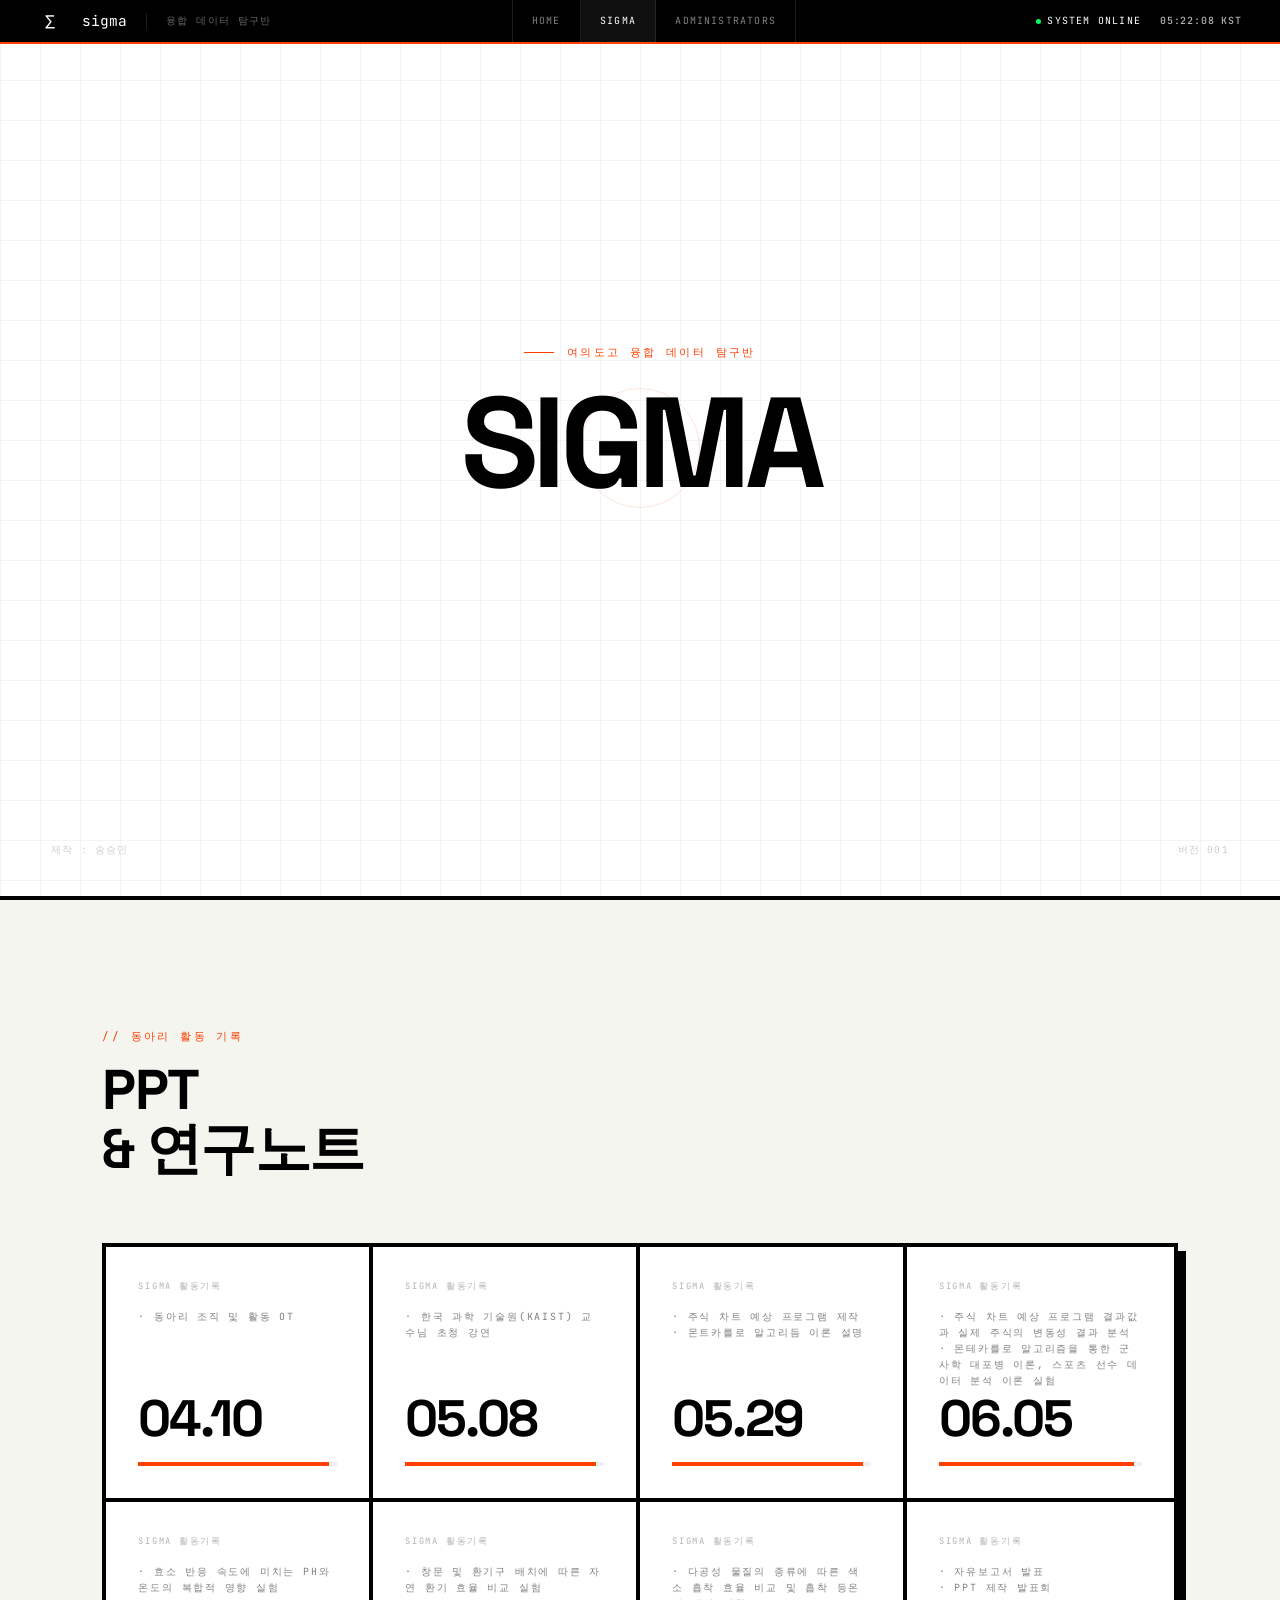
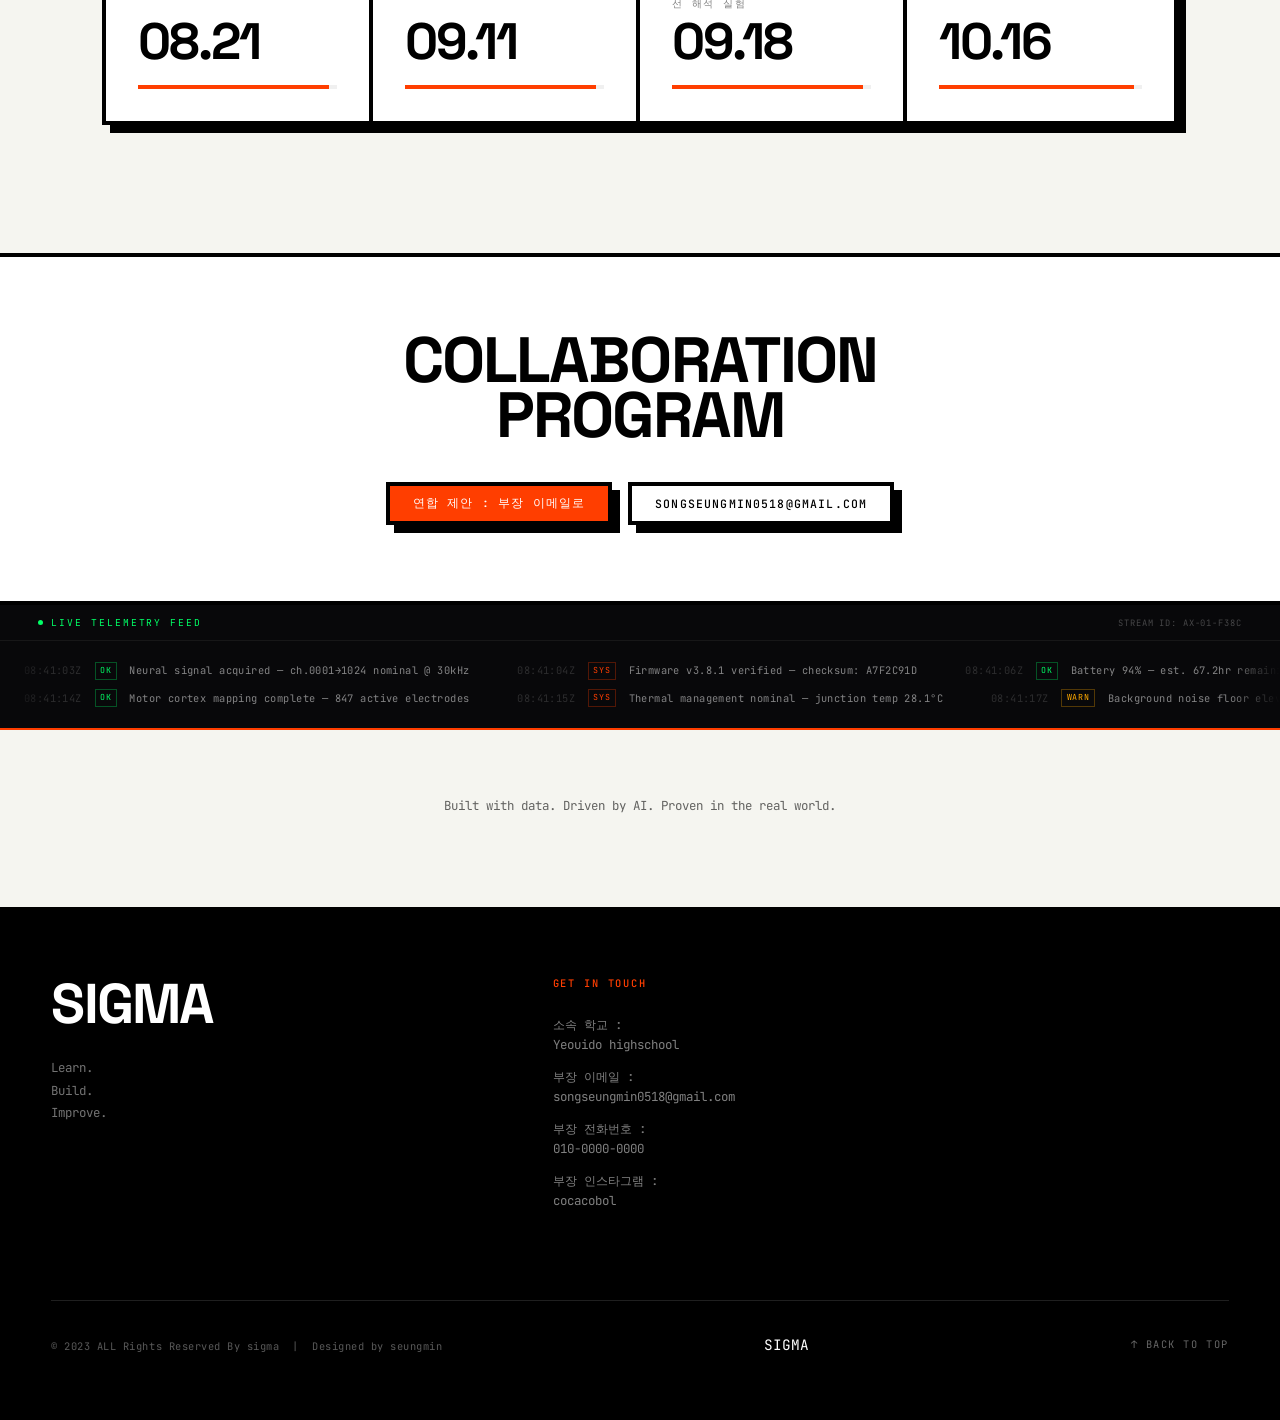
<file: sigma.html>
<!DOCTYPE html>
<html lang="kor">
<head>
<meta charset="UTF-8">
<meta name="viewport" content="width=device-width, initial-scale=1.0">
<title>sigma</title>
<meta name="description" content="AXIS-01 Neural Link. Sub-millisecond latency. Titanium-grade construction. The hardware interface built for zero-compromise environments.">
<link rel="preconnect" href="https://fonts.googleapis.com">
<link rel="preconnect" href="https://fonts.gstatic.com" crossorigin>
<link href="https://fonts.googleapis.com/css2?family=JetBrains+Mono:wght@400;500&family=Space+Grotesk:wght@400;700&display=swap" rel="stylesheet">
<link rel="stylesheet" href="css/templatemo-axis-industrial.css">
<link rel="stylesheet" href="css/templatemo-axis-landing-page.css">
<!--

TemplateMo 619 Axis Industrial

https://templatemo.com/tm-619-axis-industrial

-->
</head>
<body>

<!-- ====== HEADER ====== -->
<header class="header">
    <div class="header__inner">
        <div class="header__left">
            <span class="header__logo-mark">
            <img src="logo2.png" alt="logo" style="height:24px;">
                </span>
                    sigma
            </a>
            <span class="header__sep"></span>
            <span class="header__product"> 융합 데이터 탐구반</span>
        </div>
        <nav class="header__nav" id="headerNav">
            <a href="index.html">Home</a>
            <a href="sigma.html" class="active">sigma</a>
            <a href="developer.html">administrators</a>
        </nav>
        <div class="header__right">
            <div class="header__status"><span class="header__status-dot"></span><span>System Online</span></div>
            <div class="header__clock" id="utcClock">--:--:-- UTC</div>
        </div>
        <button class="header__burger" id="headerBurger" aria-label="Toggle navigation" aria-expanded="false"><span></span><span></span><span></span></button>
    </div>
</header>


<!-- ====== HERO ====== -->
<section class="hero hero--center hero--product">
    <div class="hero__grid" aria-hidden="true"></div>
    <div class="hero__label reveal">여의도고 융합 데이터 탐구반</div>
    <h1 class="hero__title">SIGMA<span class="accent-dot"></span></h1>
    <!--<p class="hero__subtitle reveal">Neural Link</p>
    <p class="hero__desc reveal" style="margin-bottom:3rem">Sub-millisecond latency. Titanium-grade construction. The hardware interface built for zero-compromise, high-stakes environments.</p>-->
    <!--<div class="hero__actions reveal">
        <button class="btn btn--primary">Pre-Order Now</button>
        <button class="btn btn--ghost">Read the Docs</button>-->
    </div>
    <span class="hero__coords" aria-hidden="true">제작 : 송승민</span>
    <span class="hero__version" aria-hidden="true">버전 001</span>
</section>


<!-- ====== PRODUCT DETAILS ====== -->
<!--<section class="section" id="overview">
    <div class="details__inner">
        <div class="details__left reveal">
            <div class="section__eyebrow">// Overview</div>
            <h2 class="section__title">Engineered for<br>Zero Latency</h2>
            <p class="details__text" style="margin-top:1.5rem">The AXIS-01 redefines neural-hardware interfacing. Custom silicon, titanium-aluminum shell, and a proprietary signal pipeline that eliminates every unnecessary clock cycle.</p>
        </div>-->
        <!--<div class="details__right">
            <div class="stat-card reveal"><div class="stat-card__label">Signal Latency</div><div class="stat-card__value">0.12<span class="stat-card__unit accent">ms</span></div></div>
            <div class="stat-card stat-card--dark reveal"><div class="stat-card__label">Battery Life</div><div class="stat-card__value">72<span class="stat-card__unit">hr</span></div></div>
            <div class="stat-card reveal"><div class="stat-card__label">Weight</div><div class="stat-card__value">14.2<span class="stat-card__unit">g</span></div></div>
            <div class="stat-card reveal"><div class="stat-card__label">Channels</div><div class="stat-card__value">1024<span class="stat-card__unit accent">ch</span></div></div>
        </div>
    </div>-->
</section>


<!-- ====== SPEC GRID ====== -->
<section class="section section--surface" id="specs">
    <div class="container">
        <div class="section__header reveal">
            <div class="section__eyebrow">// 동아리 활동 기록</div>
            <h2 class="section__title">PPT<br>& 연구노트</h2>
        </div>
        <div class="spec-grid reveal">

<a href="https://coda.io/d/_dtlEUUjpyvL/4-10_suRuzi4K" class="spec-cell">
  <div>
    <div class="spec-cell__id">sigma 활동기록</div>
    <div class="spec-cell__label">· 동아리 조직 및 활동 OT</div>
  </div>
  <div>
    <div class="spec-cell__value">04.10</div>
    <div class="bar-track">
      <div class="bar-track__fill" style="width:96%"></div>
    </div>
  </div>
<a href="https://coda.io/d/_dtlEUUjpyvL/5-8_suoSvJow" class="spec-cell">
  <div>
    <div class="spec-cell__id">sigma 활동기록</div>
    <div class="spec-cell__label">· 한국 과학 기술원(KAIST) 교수님 초청 강연</div>
  </div>
  <div>
    <div class="spec-cell__value">05.08<span class="spec-cell__unit"></span></div>
    <div class="bar-track"><div class="bar-track__fill" style="width:96%"></div></div>
  </div>
</a>

<a href="https://coda.io/d/_dtlEUUjpyvL/5-29_suG6JHfU" class="spec-cell">
  <div>
    <div class="spec-cell__id">sigma 활동기록</div>
    <div class="spec-cell__label">· 주식 차트 예상 프로그램 제작 <br> · 몬트카를로 알고리듬 이론 설명</div>
  </div>
  <div>
    <div class="spec-cell__value">05.29<span class="spec-cell__unit"></span></div>
    <div class="bar-track"><div class="bar-track__fill" style="width:96%"></div></div>
  </div>
</a>

<a href="https://coda.io/d/_dtlEUUjpyvL/6-5_suEIip55" class="spec-cell">
  <div>
    <div class="spec-cell__id">sigma 활동기록</div>
    <div class="spec-cell__label">· 주식 차트 예상 프로그램 결과값과 실제 주식의 변동성 결과 분석 <br>· 몬테카를로 알고리즘을 통한 군사학 대포병 이론, 스포츠 선수 데이터 분석 이론 실험</div>
  </div>
  <div>
    <div class="spec-cell__value">06.05<span class="spec-cell__unit"></span></div>
    <div class="bar-track"><div class="bar-track__fill" style="width:96%"></div></div>
  </div>
</a>

<a href="https://coda.io/d/_dtlEUUjpyvL/8-21_suvUwi5w" class="spec-cell">
  <div>
    <div class="spec-cell__id">sigma 활동기록</div>
    <div class="spec-cell__label">· 효소 반응 속도에 미치는 pH와 온도의 복합적 영향 실험</div>
  </div>
  <div>
    <div class="spec-cell__value">08.21<span class="spec-cell__unit"></span></div>
    <div class="bar-track"><div class="bar-track__fill" style="width:96%"></div></div>
  </div>
</a>

<a href="https://coda.io/d/_dtlEUUjpyvL/9-11_suDGiB1t" class="spec-cell">
  <div>
    <div class="spec-cell__id">sigma 활동기록</div>
    <div class="spec-cell__label">· 창문 및 환기구 배치에 따른 자연 환기 효율 비교 실험</div>
  </div>
  <div>
    <div class="spec-cell__value">09.11<span class="spec-cell__unit"></span></div>
    <div class="bar-track"><div class="bar-track__fill" style="width:96%"></div></div>
  </div>
</a>

<a href="https://coda.io/d/_dtlEUUjpyvL/9-18_sukyBit-" class="spec-cell">
  <div>
    <div class="spec-cell__id">sigma 활동기록</div>
    <div class="spec-cell__label">· 다공성 물질의 종류에 따른 색소 흡착 효율 비교 및 흡착 등온선 해석 실험</div>
  </div>
  <div>
    <div class="spec-cell__value">09.18<span class="spec-cell__unit"></span></div>
    <div class="bar-track"><div class="bar-track__fill" style="width:96%"></div></div>
  </div>
</a>

<a href="https://coda.io/d/_dtlEUUjpyvL/10-16_su6WqP6U" class="spec-cell">
  <div>
    <div class="spec-cell__id">sigma 활동기록</div>
    <div class="spec-cell__label">· 자유보고서 발표 <br>· PPT 제작 발표회</div>
  </div>
  <div>
    <div class="spec-cell__value">10.16<span class="spec-cell__unit"></span></div>
    <div class="bar-track"><div class="bar-track__fill" style="width:96%"></div></div>
  </div>
</a>

        </div>
    </div>
</section>


<!-- ====== CTA ====== -->
<section class="cta-band" id="order">
    <div class="cta-band__inner reveal">
        <h2 class="cta-band__title">COLLAboration<span class="accent"></span><br>program</h2>
        <p class="cta-band__text"></p>
        <div class="cta-band__actions">
            <button class="btn btn--primary">연합 제안 : 부장 이메일로</button>
            <button class="btn btn--ghost">songseungmin0518@gmail.com</button>
        </div>
    </div>
</section>


<!-- ====== TERMINAL LOG ====== -->
<div class="log" aria-label="System telemetry">
    <div class="log__header">
        <div class="log__header-title">Live Telemetry Feed</div>
        <div class="log__header-status">Stream ID: AX-01-F38C</div>
    </div>
    <div class="log__body">
        <div class="log__track">
            <div class="log__entry"><span class="log__entry-time">08:41:03Z</span><span class="log__entry-tag log-ok">OK</span><span class="log__entry-msg">Neural signal acquired — ch.0001→1024 nominal @ 30kHz</span></div>
            <div class="log__entry"><span class="log__entry-time">08:41:04Z</span><span class="log__entry-tag log-sys">SYS</span><span class="log__entry-msg">Firmware v3.8.1 verified — checksum: A7F2C91D</span></div>
            <div class="log__entry"><span class="log__entry-time">08:41:06Z</span><span class="log__entry-tag log-ok">OK</span><span class="log__entry-msg">Battery 94% — est. 67.2hr remaining — temp 22.4°C</span></div>
            <div class="log__entry"><span class="log__entry-time">08:41:08Z</span><span class="log__entry-tag log-warn">WARN</span><span class="log__entry-msg">Impedance drift +0.3kΩ ch.0847 — auto-calibrating</span></div>
            <div class="log__entry"><span class="log__entry-time">08:41:09Z</span><span class="log__entry-tag log-ok">OK</span><span class="log__entry-msg">BLE 5.4 link stable — RSSI -42dBm — AES-256 active</span></div>
            <div class="log__entry"><span class="log__entry-time">08:41:12Z</span><span class="log__entry-tag log-sys">SYS</span><span class="log__entry-msg">Latency calibration: 0.118ms avg — within spec</span></div>
            <div class="log__entry"><span class="log__entry-time">08:41:03Z</span><span class="log__entry-tag log-ok">OK</span><span class="log__entry-msg">Neural signal acquired — ch.0001→1024 nominal @ 30kHz</span></div>
            <div class="log__entry"><span class="log__entry-time">08:41:04Z</span><span class="log__entry-tag log-sys">SYS</span><span class="log__entry-msg">Firmware v3.8.1 verified — checksum: A7F2C91D</span></div>
            <div class="log__entry"><span class="log__entry-time">08:41:06Z</span><span class="log__entry-tag log-ok">OK</span><span class="log__entry-msg">Battery 94% — est. 67.2hr remaining — temp 22.4°C</span></div>
            <div class="log__entry"><span class="log__entry-time">08:41:08Z</span><span class="log__entry-tag log-warn">WARN</span><span class="log__entry-msg">Impedance drift +0.3kΩ ch.0847 — auto-calibrating</span></div>
            <div class="log__entry"><span class="log__entry-time">08:41:09Z</span><span class="log__entry-tag log-ok">OK</span><span class="log__entry-msg">BLE 5.4 link stable — RSSI -42dBm — AES-256 active</span></div>
            <div class="log__entry"><span class="log__entry-time">08:41:12Z</span><span class="log__entry-tag log-sys">SYS</span><span class="log__entry-msg">Latency calibration: 0.118ms avg — within spec</span></div>
        </div>
        <div class="log__track log__track--reverse">
            <div class="log__entry"><span class="log__entry-time">08:41:14Z</span><span class="log__entry-tag log-ok">OK</span><span class="log__entry-msg">Motor cortex mapping complete — 847 active electrodes</span></div>
            <div class="log__entry"><span class="log__entry-time">08:41:15Z</span><span class="log__entry-tag log-sys">SYS</span><span class="log__entry-msg">Thermal management nominal — junction temp 28.1°C</span></div>
            <div class="log__entry"><span class="log__entry-time">08:41:17Z</span><span class="log__entry-tag log-warn">WARN</span><span class="log__entry-msg">Background noise floor elevated — ch.0512 SNR 18.4dB</span></div>
            <div class="log__entry"><span class="log__entry-time">08:41:19Z</span><span class="log__entry-tag log-ok">OK</span><span class="log__entry-msg">Data pipeline flushed — 1.2GB/hr to cloud</span></div>
            <div class="log__entry"><span class="log__entry-time">08:41:21Z</span><span class="log__entry-tag log-ok">OK</span><span class="log__entry-msg">Biocompatibility sensors green — pH 7.38</span></div>
            <div class="log__entry"><span class="log__entry-time">08:41:14Z</span><span class="log__entry-tag log-ok">OK</span><span class="log__entry-msg">Motor cortex mapping complete — 847 active electrodes</span></div>
            <div class="log__entry"><span class="log__entry-time">08:41:15Z</span><span class="log__entry-tag log-sys">SYS</span><span class="log__entry-msg">Thermal management nominal — junction temp 28.1°C</span></div>
            <div class="log__entry"><span class="log__entry-time">08:41:17Z</span><span class="log__entry-tag log-warn">WARN</span><span class="log__entry-msg">Background noise floor elevated — ch.0512 SNR 18.4dB</span></div>
            <div class="log__entry"><span class="log__entry-time">08:41:19Z</span><span class="log__entry-tag log-ok">OK</span><span class="log__entry-msg">Data pipeline flushed — 1.2GB/hr to cloud</span></div>
            <div class="log__entry"><span class="log__entry-time">08:41:21Z</span><span class="log__entry-tag log-ok">OK</span><span class="log__entry-msg">Biocompatibility sensors green — pH 7.38</span></div>
        </div>
    </div>
</div>


<!-- ====== ABOUT THIS TEMPLATE ====== -->
<section class="about">
    <div class="about__inner">
        <p class="about__text">
            Built with data. Driven by AI. Proven in the real world.
        </p>
        <!--<div class="about__links">
            <a href="index.html" class="tag tag--filled">Home</a>
            <a href="landing-page.html" class="tag tag--safety">AXIS-01 Product</a>
            <a href="the-observer.html" class="tag tag--filled">The Observer</a>
        </div>-->
    </div>
</section>


<!-- ====== FOOTER ====== -->
<footer class="footer">
    <div class="footer__inner">
        <div class="footer__top">
            <div class="footer__brand">
                <h2 class="font-display footer__brand-name">sigma<br><span class="accent"></span></h2>
                <p class="footer__brand-desc">Learn. <br >Build. <br >Improve.</p>
            </div>
            <div class="footer__col"><div class="footer__col-title">Get in Touch</div><a href="https://yeouido.sen.hs.kr/">소속 학교 : <br>Yeouido highschool</a><a href="mailto:songseungmin0518@gmail.com">부장 이메일 : songseungmin0518@gmail.com</a><a href="tel:01064950518">부장 전화번호 : <br> 010-0000-0000</a><a href="https://www.instagram.com/cocacobol/">부장 인스타그램 : <br> cocacobol</div>
            <!--<div class="footer__col"><div class="footer__col-title">Company</div><a href="#">About Us</a><a href="#">Projects</a><a href="#">Careers</a><a href="#">Safety</a></div>-->
                </div>
        <div class="footer__bottom">
            <span class="footer__copy">&copy; 2023 ALL Rights Reserved By sigma &nbsp;|&nbsp; Designed by seungmin<a href="https://www.instagram.com/cocacobol/" target="_blank" rel="nofollow noopener">SIGMA</a></span>
            <button class="footer__back-top" id="backToTop" aria-label="Back to top">↑ Back to Top</button>
        </div>
    </div>
</footer>

<script src="js/templatemo-axis-script.js"></script>
</body>
</html>
</file>
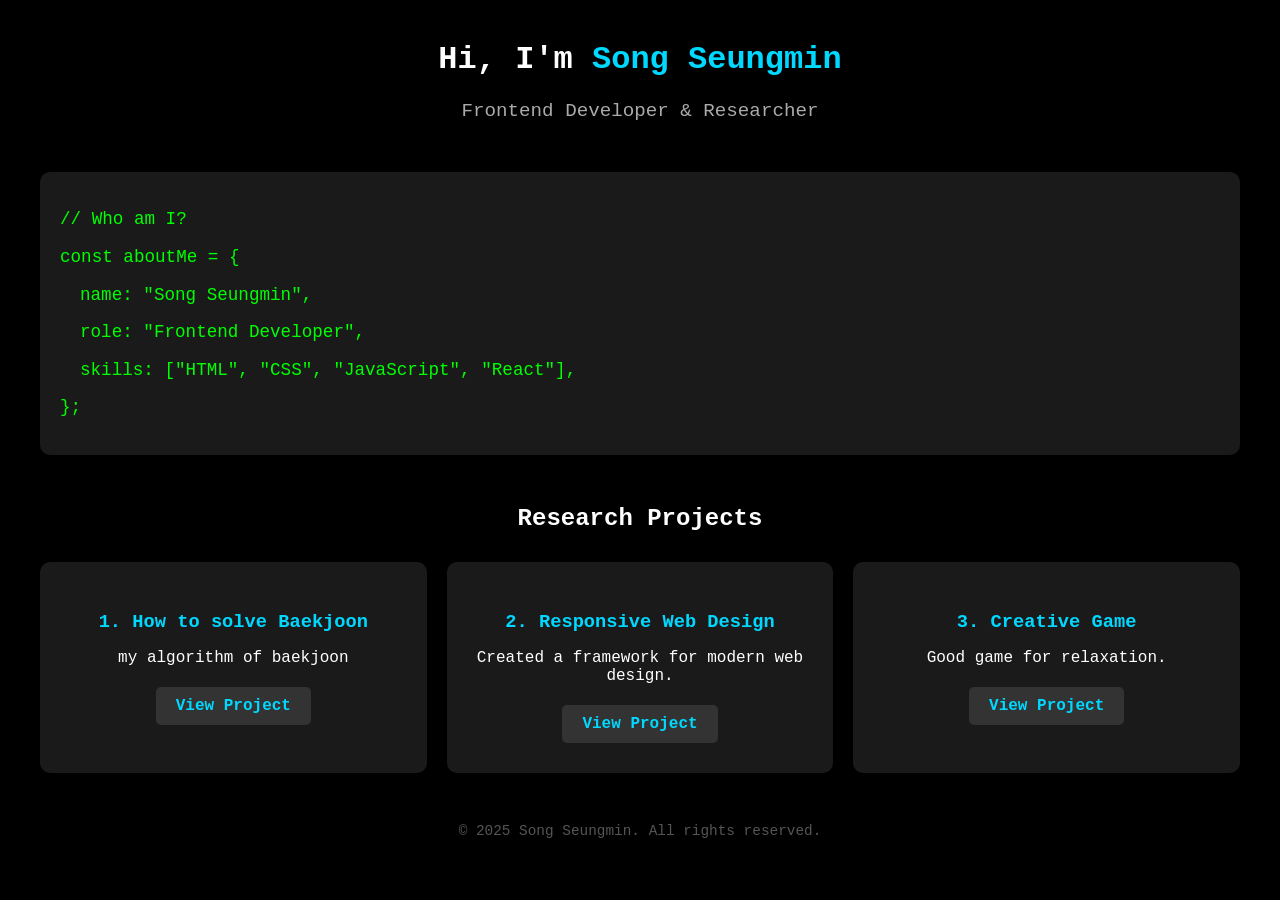
<file: test2.html>
<!DOCTYPE html>
<html lang="ko">
<head>
    <meta charset="UTF-8">
    <meta name="viewport" content="width=device-width, initial-scale=1.0">
    <title>Song Seungmin - Portfolio</title>
    <style>
        /* General Styles */
        body {
            margin: 0;
            font-family: 'Courier New', Courier, monospace;
            background-color: #000;
            color: #fff;
        }
        .container {
            max-width: 1200px;
            margin: auto;
            padding: 20px;
        }
        /* Header */
        header {
            text-align: center;
            margin-bottom: 50px;
        }
        header .highlight {
            color: #00d8ff;
        }
        .subtitle {
            font-size: 1.2rem;
            color: #aaa;
        }
        /* Intro Section */
        .intro {
            margin-bottom: 50px;
            padding: 20px;
            background: #1a1a1a;
            border-radius: 10px;
        }
        .intro .code-text {
            color: #00ff00;
            font-size: 1.1rem;
        }
        .intro .code-indent {
            color: #00ff00;
            font-size: 1.1rem;
            margin-left: 20px;
        }
        /* Projects Section */
        .projects {
            margin-top: 40px;
        }
        .projects h2 {
            text-align: center;
            margin-bottom: 30px;
        }
        .project-list {
            display: grid;
            grid-template-columns: repeat(auto-fit, minmax(350px, 1fr));
            gap: 20px;
        }
        .project-item {
            background-color: #1a1a1a;
            padding: 30px;
            border-radius: 10px;
            transition: transform 0.3s ease, box-shadow 0.3s ease;
            text-align: center;
        }
        .project-item:hover {
            transform: translateY(-5px);
            box-shadow: 0 4px 15px rgba(0, 0, 0, 0.8);
        }
        .project-item h3 {
            color: #00d8ff;
            margin-bottom: 10px;
        }
        .project-item p {
            margin-bottom: 20px;
        }
        .project-link {
            color: #00d8ff;
            text-decoration: none;
            font-weight: bold;
            font-size: 1rem;
            padding: 10px 20px;
            background-color: #333;
            border-radius: 5px;
            display: inline-block;
        }
        .project-link:hover {
            background-color: #00d8ff;
            color: #000;
        }
        /* Footer */
        footer {
            text-align: center;
            margin-top: 50px;
            font-size: 0.9rem;
            color: #555;
        }
    </style>
</head>
<body>
    <div class="container">
        <!-- Header Section -->
        <header>
            <h1>Hi, I'm <span class="highlight">Song Seungmin</span></h1>
            <p class="subtitle">Frontend Developer & Researcher</p>
        </header>
        <!-- Introduction Section -->
        <main>
            <section class="intro">
                <p class="code-text">// Who am I?</p>
                <p class="code-text">const aboutMe = &#123;</p>
                <p class="code-indent">name: "Song Seungmin",</p>
                <p class="code-indent">role: "Frontend Developer",</p>
                <p class="code-indent">skills: ["HTML", "CSS", "JavaScript", "React"],</p>
                <p class="code-text">&#125;;</p>
            </section>
            <!-- Projects Section -->
            <section class="projects">
                <h2>Research Projects</h2>
                <div class="project-list">
                    <div class="project-item">
                        <h3>1. How to solve Baekjoon</h3>
                        <p>my algorithm of baekjoon</p>
                        <a href="http://smile-songbaekjoon.kro.kr/" target="_blank" class="project-link">View Project</a>
                    </div>
                    <div class="project-item">
                        <h3>2. Responsive Web Design</h3>
                        <p>Created a framework for modern web design.</p>
                        <a href="http://smile-songport.kro.kr/" target="_blank" class="project-link">View Project</a>
                    </div>
                    <div class="project-item">
                        <h3>3. Creative Game</h3>
                        <p>Good game for relaxation.</p>
                        <a href="http://smile-songgame.kro.kr/" target="_blank" class="project-link">View Project</a>
                    </div>
                </div>
            </section>
        </main>
        <!-- Footer Section -->
        <footer>
            <p>© 2025 Song Seungmin. All rights reserved.</p>
        </footer>
    </div>
</body>
</html>
</file>
<file: css/templatemo-axis-industrial.css>
/*

TemplateMo 619 Axis Industrial

https://templatemo.com/tm-619-axis-industrial

*/

/* ============================================================
   AXIS INDUSTRIAL — COMMON CSS
   ============================================================
   1. RESET & VARIABLES
   2. BASE TYPOGRAPHY
   3. UTILITY CLASSES
   4. BUTTONS
   5. HEADER / NAV
   6. HERO (BASE)
   7. SECTION SHARED
   8. BENTO / SPEC CARD BASE
   9. TICKER
   10. FOOTER
   11. SCROLL REVEAL
   12. RESPONSIVE — BASE
   ============================================================ */

/* ----- 1. RESET & VARIABLES ----- */
*, *::before, *::after {
    margin: 0;
    padding: 0;
    box-sizing: border-box;
}

:root {
    /* Palette */
    --base: #FFFFFF;
    --ink: #000000;
    --safety: #FF3E00;
    --muted: #888888;
    --surface: #F5F5F0;
    --term-bg: #08080A;
    --term-green: #00FF66;
    --term-amber: #FFAA00;

    /* Borders & Shadows */
    --border: 4px solid var(--ink);
    --border-thin: 1px solid var(--ink);
    --border-hair: 1px solid rgba(0,0,0,0.10);
    --shadow: 8px 8px 0px var(--ink);
    --shadow-safety: 8px 8px 0px var(--safety);
    --shadow-hover: 4px 4px 0px var(--ink);

    /* Type Scale */
    --fs-hero: clamp(3.6rem, 12vw, 12rem);
    --fs-h1: clamp(2.4rem, 5vw, 5rem);
    --fs-h2: clamp(1.6rem, 3vw, 3rem);
    --fs-h3: clamp(1.1rem, 1.6vw, 1.5rem);
    --fs-body: clamp(0.9rem, 1.1vw, 1.1rem);
    --fs-data: clamp(0.78rem, 0.9vw, 0.95rem);
    --fs-micro: 0.62rem;
    --fs-ticker: clamp(1.4rem, 2.5vw, 2.5rem);
    --fs-stat: clamp(2.4rem, 5vw, 4.5rem);
    --fs-spec-val: clamp(2rem, 4vw, 3.5rem);

    /* Spacing */
    --gap: clamp(1rem, 2vw, 2rem);
    --section-pad: clamp(4rem, 10vw, 10rem) clamp(1rem, 4vw, 4rem);

    /* Layout */
    --cols: 12;
    --header-h: 44px;
}

html {
    scroll-behavior: smooth;
    -webkit-text-size-adjust: 100%;
}

body {
    font-family: 'JetBrains Mono', monospace;
    font-weight: 400;
    font-size: var(--fs-body);
    line-height: 1.6;
    color: var(--ink);
    background-color: var(--base);
    overflow-x: hidden;
}

img { max-width: 100%; display: block; }
a { color: inherit; text-decoration: none; }
ul { list-style: none; }

::selection {
    background: var(--safety);
    color: var(--base);
}


/* ----- 2. BASE TYPOGRAPHY ----- */
h1, h2, h3, h4, h5, h6,
.font-display {
    font-family: 'Space Grotesk', sans-serif;
    font-weight: 700;
    text-transform: uppercase;
    line-height: 0.85;
    letter-spacing: -0.03em;
}


/* ----- 3. UTILITY CLASSES ----- */
.container {
    width: 100%;
    max-width: 1440px;
    margin: 0 auto;
    padding-inline: clamp(1rem, 4vw, 4rem);
}

.grid-12 {
    display: grid;
    grid-template-columns: repeat(var(--cols), 1fr);
    gap: var(--gap);
}

.accent { color: var(--safety); }

.tag {
    display: inline-block;
    font-family: 'JetBrains Mono', monospace;
    font-size: 0.65rem;
    font-weight: 500;
    text-transform: uppercase;
    letter-spacing: 0.15em;
    padding: 0.3em 0.7em;
    border: 2px solid var(--ink);
    background: var(--base);
}

.tag--filled {
    background: var(--ink);
    color: var(--base);
}

.tag--safety {
    background: var(--safety);
    color: var(--base);
    border-color: var(--safety);
}

.tag--ghost {
    border-color: var(--muted);
    color: var(--muted);
    background: transparent;
}


/* ----- 4. BUTTONS ----- */
.btn {
    font-family: 'JetBrains Mono', monospace;
    font-size: 0.72rem;
    font-weight: 500;
    text-transform: uppercase;
    letter-spacing: 0.1em;
    padding: 0.8em 2em;
    border: var(--border);
    cursor: pointer;
    transition: none;
    display: inline-block;
    text-align: center;
}

.btn--primary {
    background: var(--safety);
    color: var(--base);
    box-shadow: var(--shadow);
}

.btn--primary:hover {
    transform: translate(-4px, -4px);
    box-shadow: 12px 12px 0px var(--ink);
}

.btn--primary:active {
    transform: translate(4px, 4px);
    box-shadow: 0 0 0 var(--ink);
}

.btn--ghost {
    background: var(--base);
    color: var(--ink);
    box-shadow: var(--shadow);
}

.btn--ghost:hover {
    background: var(--ink);
    color: var(--base);
    transform: translate(-4px, -4px);
    box-shadow: 12px 12px 0px var(--ink);
}


/* ----- 5. HEADER / NAV ----- */
.header {
    position: fixed;
    top: 0;
    left: 0;
    width: 100%;
    height: var(--header-h);
    z-index: 1000;
    background: var(--ink);
    color: var(--base);
    border-bottom: 2px solid var(--safety);
    display: flex;
    align-items: center;
    padding: 0 clamp(1rem, 3vw, 3rem);
}

.header__inner {
    width: 100%;
    max-width: 1440px;
    margin: 0 auto;
    display: flex;
    align-items: center;
    justify-content: space-between;
    gap: 1rem;
}

.header__left {
    display: flex;
    align-items: center;
    gap: 1.2rem;
}

.header__logo {
    font-family: 'Space Grotesk', sans-serif;
    font-weight: 700;
    font-size: 0.8rem;
    text-transform: uppercase;
    letter-spacing: 0.05em;
    display: flex;
    align-items: center;
    gap: 0.5rem;
    white-space: nowrap;
}

.header__logo-mark {
  border: none !important;
  outline: none !important;
  box-shadow: none !important;
}

.header__logo-mark svg {
    width: 48px;
    height: 48px;
}

.header__sep {
    width: 1px;
    height: 16px;
    background: rgba(255,255,255,0.12);
}

.header__product {
    font-size: var(--fs-micro);
    letter-spacing: 0.14em;
    text-transform: uppercase;
    opacity: 0.4;
}

/* Light-switch nav cells */
.header__nav {
    display: flex;
    align-items: stretch;
    height: var(--header-h);
    border-left: 1px solid rgba(255,255,255,0.10);
}

.header__nav a {
    font-family: 'JetBrains Mono', monospace;
    font-size: var(--fs-micro);
    text-transform: uppercase;
    letter-spacing: 0.12em;
    padding: 0 1.2rem;
    display: flex;
    align-items: center;
    border-right: 1px solid rgba(255,255,255,0.10);
    color: rgba(255,255,255,0.5);
    transition: background 0s, color 0s;
}

.header__nav a:hover {
    background: var(--safety);
    color: var(--base);
}

/* Active page highlight */
.header__nav a.active {
    background: rgba(255,255,255,0.06);
    color: var(--base);
}

.header__right {
    display: flex;
    align-items: center;
    gap: 1.2rem;
}

.header__status {
    display: flex;
    align-items: center;
    gap: 0.4rem;
    font-size: var(--fs-micro);
    text-transform: uppercase;
    letter-spacing: 0.12em;
}

.header__status-dot {
    width: 5px;
    height: 5px;
    border-radius: 50%;
    background: var(--term-green);
    animation: pulse 2s ease-in-out infinite;
}

@keyframes pulse {
    0%, 100% { opacity: 1; }
    50% { opacity: 0.4; }
}

.header__clock {
    font-family: 'JetBrains Mono', monospace;
    font-size: var(--fs-micro);
    font-weight: 500;
    letter-spacing: 0.08em;
    opacity: 0.7;
    min-width: 7em;
    text-align: right;
}

.header__burger {
    display: none;
    flex-direction: column;
    gap: 4px;
    cursor: pointer;
    background: none;
    border: none;
    padding: 4px;
}

.header__burger span {
    width: 22px;
    height: 2px;
    background: var(--base);
    transition: transform 0.3s, opacity 0.3s;
}


/* ----- 6. HERO (BASE) ----- */
.hero {
    min-height: 100vh;
    min-height: 100svh;
    display: flex;
    flex-direction: column;
    justify-content: flex-end;
    padding: var(--section-pad);
    padding-top: calc(var(--header-h) + 4rem);
    position: relative;
    overflow: hidden;
    border-bottom: var(--border);
}

.hero--center {
    justify-content: center;
    align-items: center;
    text-align: center;
}

.hero__grid {
    position: absolute;
    inset: 0;
    background-image:
        linear-gradient(rgba(0,0,0,0.045) 1px, transparent 1px),
        linear-gradient(90deg, rgba(0,0,0,0.045) 1px, transparent 1px);
    background-size: 40px 40px;
    pointer-events: none;
}

.hero__label {
    font-family: 'JetBrains Mono', monospace;
    font-size: 0.68rem;
    text-transform: uppercase;
    letter-spacing: 0.22em;
    color: var(--safety);
    margin-bottom: 1.5rem;
    display: flex;
    align-items: center;
    gap: 0.8rem;
    position: relative;
    z-index: 1;
}

.hero__label::before {
    content: '';
    width: 30px;
    height: 1px;
    background: var(--safety);
}

.hero__title {
    font-size: var(--fs-hero);
    line-height: 0.82;
    letter-spacing: -0.05em;
    position: relative;
    z-index: 1;
    margin-bottom: 2rem;
    animation: heroRotate linear both;
    animation-timeline: scroll();
    animation-range: 0vh 55vh;
}

@keyframes heroRotate {
    from { transform: rotate(0deg); opacity: 1; }
    to   { transform: rotate(-2.5deg) translateY(-20px); opacity: 0.25; }
}

.hero__title .line { display: block; }
.hero__title .line--indent { padding-left: clamp(1rem, 6vw, 6rem); }
.hero__title .dot,
.hero__title .accent-dot { color: var(--safety); }

.hero__bottom {
    display: flex;
    align-items: flex-end;
    justify-content: space-between;
    gap: 2rem;
    flex-wrap: wrap;
    position: relative;
    z-index: 1;
}

.hero__desc {
    max-width: 420px;
    font-size: var(--fs-data);
    line-height: 1.8;
    opacity: 0.55;
    position: relative;
    z-index: 1;
}

.hero__stats,
.hero__kpis {
    display: flex;
    gap: clamp(1.5rem, 3vw, 3.5rem);
}

.hero__stat-num,
.hero__kpi-val {
    font-family: 'Space Grotesk', sans-serif;
    font-weight: 700;
    font-size: var(--fs-stat);
    line-height: 1;
    letter-spacing: -0.04em;
}

.hero__stat-label,
.hero__kpi-label {
    font-size: 0.65rem;
    text-transform: uppercase;
    letter-spacing: 0.15em;
    opacity: 0.35;
    margin-top: 0.35rem;
}

.hero__scroll-cue {
    position: absolute;
    right: clamp(1rem, 2vw, 4rem);
    bottom: clamp(2rem, 4vw, 4rem);
    writing-mode: vertical-rl;
    font-size: 0.65rem;
    text-transform: uppercase;
    letter-spacing: 0.2em;
    opacity: 0.4;
    display: flex;
    align-items: center;
    gap: 0.8rem;
}

.hero__scroll-cue::after {
    content: '';
    width: 1px;
    height: 50px;
    background: var(--ink);
    animation: scrollPulse 2s ease-in-out infinite;
}

@keyframes scrollPulse {
    0%, 100% { opacity: 0.3; transform: scaleY(0.5); }
    50% { opacity: 1; transform: scaleY(1); }
}


/* ----- 7. SECTION SHARED ----- */
.section {
    padding: var(--section-pad);
    border-bottom: var(--border);
}

.section--surface {
    background: var(--surface);
}

.section__eyebrow {
    font-family: 'JetBrains Mono', monospace;
    font-size: 0.68rem;
    text-transform: uppercase;
    letter-spacing: 0.22em;
    color: var(--safety);
    margin-bottom: 1rem;
}

.section__title {
    font-size: var(--fs-h1);
}

.section__header {
    margin-bottom: clamp(2.5rem, 5vw, 5rem);
}


/* ----- 8. BENTO / SPEC CARD BASE ----- */
.bento-card {
    border: var(--border);
    box-shadow: var(--shadow);
    padding: clamp(1.2rem, 2vw, 2rem);
    background: var(--base);
    position: relative;
    display: grid;
    grid-template-rows: auto 1fr auto;
    transition: none;
    cursor: default;
    overflow: hidden;
}

.bento-card:hover {
    transform: translate(-4px, -4px);
    box-shadow: 12px 12px 0px var(--ink);
}

.bento-card--dark {
    background: var(--ink);
    color: var(--base);
    box-shadow: var(--shadow-safety);
}

.bento-card--dark:hover {
    box-shadow: 12px 12px 0px var(--safety);
}

.bento-card--safety {
    background: var(--safety);
    color: var(--base);
}

.bento-card--safety:hover {
    box-shadow: 12px 12px 0px var(--ink);
}

.bento-card__number {
    font-family: 'Space Grotesk', sans-serif;
    font-weight: 700;
    font-size: 0.72rem;
    text-transform: uppercase;
    letter-spacing: 0.1em;
    opacity: 0.3;
    margin-bottom: 1rem;
}

.bento-card__title {
    font-size: var(--fs-h3);
    margin-bottom: 0.6rem;
    line-height: 0.9;
}

.bento-card__text {
    font-size: var(--fs-data);
    line-height: 1.7;
    opacity: 0.55;
}

.bento-card__stat {
    font-family: 'Space Grotesk', sans-serif;
    font-weight: 700;
    font-size: clamp(2.5rem, 5vw, 4rem);
    line-height: 1;
    letter-spacing: -0.04em;
    align-self: end;
}

/* Mini bar chart inside cards */
.bar-chart {
    display: flex;
    align-items: flex-end;
    gap: 4px;
    height: 60px;
    margin-top: 1rem;
}

.bar-chart__col {
    flex: 1;
    background: var(--safety);
    min-height: 4px;
    border: 2px solid var(--ink);
}

.bento-card--dark .bar-chart__col {
    border-color: var(--safety);
}

/* Sparkline bars */
.spark {
    display: flex;
    align-items: flex-end;
    gap: 2px;
    height: 32px;
    margin-top: 1rem;
}

.spark__bar {
    flex: 1;
    background: var(--safety);
    min-height: 2px;
    opacity: 0.7;
}

/* Progress bar track */
.bar-track {
    width: 100%;
    height: 4px;
    background: rgba(0,0,0,0.06);
    margin-top: 0.8rem;
    overflow: hidden;
}

.bar-track--dark,
.bento-card--dark .bar-track {
    background: rgba(255,255,255,0.12);
}

.bar-track__fill {
    height: 100%;
    background: var(--safety);
    transition: width 0.8s ease;
}

.bento-card--safety .bar-track {
    background: rgba(255,255,255,0.2);
}

.bento-card--safety .bar-track__fill {
    background: var(--base);
}


/* ----- 9. TICKER ----- */
.ticker {
    border-bottom: var(--border);
    background: var(--ink);
    color: var(--base);
    overflow: hidden;
    padding: 1.2rem 0;
}

.ticker--safety {
    background: var(--safety);
}

.ticker--safety .ticker__item::after {
    background: var(--base);
}

.ticker__track {
    display: flex;
    width: max-content;
    animation: tickerScroll 20s linear infinite;
}

.ticker--reverse .ticker__track {
    animation-direction: reverse;
    animation-duration: 28s;
}

.ticker__item {
    font-family: 'Space Grotesk', sans-serif;
    font-weight: 700;
    font-size: var(--fs-ticker);
    text-transform: uppercase;
    letter-spacing: -0.02em;
    white-space: nowrap;
    padding: 0 2rem;
    display: flex;
    align-items: center;
    gap: 2rem;
}

.ticker__item::after {
    content: '';
    width: 12px;
    height: 12px;
    background: var(--safety);
    flex-shrink: 0;
}

@keyframes tickerScroll {
    0% { transform: translateX(0); }
    100% { transform: translateX(-50%); }
}


/* ----- 10. FOOTER ----- */
.footer {
    background: var(--ink);
    color: var(--base);
    padding: clamp(2.5rem, 5vw, 4rem) clamp(1rem, 4vw, 4rem);
}

.footer__inner {
    max-width: 1440px;
    margin: 0 auto;
}

/* Footer — Compact (landing / observer) */
.footer--compact .footer__inner {
    display: flex;
    justify-content: space-between;
    align-items: center;
    flex-wrap: wrap;
    gap: 1rem;
}

.footer__left {
    display: flex;
    align-items: center;
    gap: 1.5rem;
    flex-wrap: wrap;
}

.footer__logo {
    font-family: 'Space Grotesk', sans-serif;
    font-weight: 700;
    font-size: 0.85rem;
    text-transform: uppercase;
    letter-spacing: 0.04em;
}

.footer__links {
    display: flex;
    gap: 1.2rem;
}

.footer__links a {
    font-size: var(--fs-micro);
    text-transform: uppercase;
    letter-spacing: 0.12em;
    opacity: 0.4;
    transition: opacity 0.2s, color 0.2s;
}

.footer__links a:hover {
    opacity: 1;
    color: var(--safety);
}

/* Footer — Full (index page) */
.footer__top {
    display: grid;
    grid-template-columns: repeat(12, 1fr);
    gap: var(--gap);
    padding-bottom: clamp(3rem, 6vw, 6rem);
    border-bottom: 1px solid rgba(255,255,255,0.12);
}

.footer__brand {
    grid-column: span 5;
}

.footer__brand-name {
    font-size: var(--fs-h2);
    margin-bottom: 1.5rem;
}

.footer__brand-desc {
    font-size: var(--fs-data);
    opacity: 0.45;
    line-height: 1.8;
    max-width: 340px;
}

.footer__col {
    grid-column: span 2;
}

.footer__col:last-child {
    grid-column: span 3;
}

.footer__col-title {
    font-family: 'JetBrains Mono', monospace;
    font-size: 0.65rem;
    text-transform: uppercase;
    letter-spacing: 0.18em;
    color: var(--safety);
    margin-bottom: 1.5rem;
    font-weight: 500;
}

.footer__col a {
    display: block;
    font-size: var(--fs-data);
    opacity: 0.5;
    margin-bottom: 0.75rem;
    transition: opacity 0.2s;
}

.footer__col a:hover {
    opacity: 1;
    color: var(--safety);
}

.footer__bottom {
    display: flex;
    justify-content: space-between;
    align-items: center;
    padding-top: 2rem;
    gap: 1rem;
    flex-wrap: wrap;
}

.footer__copy {
    font-size: 0.65rem;
    color: rgba(255,255,255,0.35);
    letter-spacing: 0.05em;
}

.footer__copy a {
    color: var(--safety);
    font-weight: 500;
}

.footer__copy a:hover {
    text-decoration: underline;
}

.footer__back-top {
    font-family: 'JetBrains Mono', monospace;
    font-size: 0.65rem;
    text-transform: uppercase;
    letter-spacing: 0.15em;
    opacity: 0.4;
    cursor: pointer;
    background: none;
    border: none;
    color: var(--base);
    transition: opacity 0.2s;
}

.footer__back-top:hover {
    opacity: 1;
    color: var(--safety);
}


/* ----- 11. SCROLL REVEAL ----- */
.reveal {
    opacity: 0;
    transform: translateY(24px);
    transition: opacity 0.5s ease, transform 0.5s ease;
}

.reveal.visible {
    opacity: 1;
    transform: translateY(0);
}


/* ----- 12. RESPONSIVE — BASE ----- */
@media (max-width: 1024px) {
    .footer__brand { grid-column: span 12; margin-bottom: 2rem; }
    .footer__col { grid-column: span 4; }
    .footer__col:last-child { grid-column: span 4; }
}

@media (max-width: 768px) {
    :root {
        --cols: 4;
    }

    .header__nav { display: none; }
    .header__product { display: none; }
    .header__burger { display: flex; }

    .header__nav.open {
        display: flex;
        flex-direction: column;
        position: absolute;
        top: var(--header-h);
        left: 0;
        width: 100%;
        height: auto;
        background: var(--ink);
        border-bottom: 2px solid var(--safety);
        overflow-y: auto;
        max-height: calc(100vh - var(--header-h));
        max-height: calc(100svh - var(--header-h));
    }

    .header__nav.open a {
        border-right: none;
        border-bottom: 1px solid rgba(255,255,255,0.06);
        padding: 0.9rem clamp(1rem, 3vw, 3rem);
        height: auto;
    }

    .hero__bottom {
        flex-direction: column;
        align-items: flex-start;
    }

    .hero__scroll-cue { display: none; }

    .footer__col { grid-column: span 6; }
    .footer__col:last-child { grid-column: span 6; }

    .footer--compact .footer__inner {
        flex-direction: column;
        align-items: flex-start;
    }

    .footer__left {
        flex-direction: column;
        align-items: flex-start;
        gap: 1rem;
    }
}

@media (max-width: 480px) {
    .hero__stats,
    .hero__kpis {
        flex-direction: column;
        gap: 1rem;
    }

    .footer__col,
    .footer__col:last-child { grid-column: 1 / -1; }

    .header__status span { display: none; }
}
/* MacBook / tablet responsive text fix */
@media (max-width: 1280px) {
  .hero__title {
    font-size: clamp(3rem, 10vw, 8rem);
    line-height: 0.9;
    word-break: keep-all;
  }

  .hero__stat-num,
  .bento-card__stat,
  .section__title,
  .footer__brand-name {
    font-size: clamp(1.8rem, 4.5vw, 3.5rem);
    line-height: 1.05;
    word-break: keep-all;
    overflow-wrap: break-word;
  }

  .bento-card__title,
  .stack__card-title {
    font-size: clamp(1rem, 2.2vw, 1.6rem);
    line-height: 1.15;
    white-space: normal;
    overflow-wrap: break-word;
  }

  .bento-card,
  .stack__card {
    height: auto;
    overflow: visible;
  }
}

@media (max-width: 768px) {
  .hero__title .line--indent {
    padding-left: 0;
  }

  .hero__stats {
    width: 100%;
    flex-direction: column;
  }

  .hero__stat-num {
    font-size: clamp(2rem, 10vw, 3.2rem);
  }

  .header__left {
    min-width: 0;
  }

  .header__logo,
  .header__product {
    white-space: normal;
  }
}
</file>
<file: css/templatemo-axis-main-page.css>
/*

TemplateMo 619 Axis Industrial

https://templatemo.com/tm-619-axis-industrial

*/

/* ============================================================
   INDEX PAGE — SPECIFIC STYLES
   ============================================================ */

.hero__grid--dense {
    background-size: 60px 60px;
    opacity: 0.04;
    background-image:
        linear-gradient(var(--ink) 1px, transparent 1px),
        linear-gradient(90deg, var(--ink) 1px, transparent 1px);
}

/* Bento Grid */
.bento__grid {
    display: grid;
    grid-template-columns: repeat(12, 1fr);
    grid-auto-rows: minmax(180px, auto);
    gap: var(--gap);
}

.bento-card--wide    { grid-column: span 8; }
.bento-card--mid     { grid-column: span 6; }
.bento-card--narrow  { grid-column: span 4; }
.bento-card--tall    { grid-row: span 2; }

.bento-card__visual {
    position: absolute;
    right: -10px;
    bottom: -10px;
    width: 120px;
    height: 120px;
    border: 3px solid currentColor;
    border-radius: 50%;
    opacity: 0.08;
}

/* Sticky Stack Cards */
.stack__header {
    margin-bottom: clamp(3rem, 6vw, 6rem);
    display: flex;
    align-items: flex-end;
    justify-content: space-between;
    gap: 2rem;
    flex-wrap: wrap;
}

.stack__subtitle {
    font-size: var(--fs-data);
    max-width: 340px;
    opacity: 0.6;
    line-height: 1.7;
}

.stack__card {
    position: sticky;
    top: 80px;
    border: var(--border);
    box-shadow: var(--shadow);
    background: var(--base);
    padding: clamp(2rem, 4vw, 4rem);
    margin-bottom: 2rem;
    display: grid;
    grid-template-columns: repeat(12, 1fr);
    gap: var(--gap);
    align-items: center;
    transition: none;
}

.stack__card:nth-child(1) { top:  80px; background: #F0F0EB; }
.stack__card:nth-child(2) { top: 110px; background: #F0F0EB; }
.stack__card:nth-child(3) { top: 140px; background: #F0F0EB; }
.stack__card:nth-child(4) { top: 170px; background: #F0F0EB; }

.stack__card:hover { transform: translate(-4px, -4px); box-shadow: 12px 12px 0px var(--ink); }
.stack__card:nth-child(1):hover { box-shadow: 12px 12px 0px var(--safety); }
.stack__card:nth-child(2):hover { box-shadow: 12px 12px 0px var(--safety); }
.stack__card:nth-child(3):hover { box-shadow: 12px 12px 0px var(--safety); }
.stack__card:nth-child(4):hover { box-shadow: 12px 12px 0px var(--safety); }

.stack__card-left  { grid-column: span 4; }
.stack__card-right { grid-column: span 8; }

.stack__card-step {
    font-family: 'Space Grotesk', sans-serif;
    font-weight: 700;
    font-size: clamp(4rem, 8vw, 7rem);
    line-height: 0.8;
    letter-spacing: -0.05em;
    opacity: 0.12;
}

.stack__card-title { font-size: var(--fs-h2); margin-bottom: 1rem; }
.stack__card-text { font-size: var(--fs-data); line-height: 1.8; opacity: 0.7; max-width: 520px; }
.stack__card-tags { display: flex; flex-wrap: wrap; gap: 0.5rem; margin-top: 1.2rem; }



/* About / Template Info */
.about {
    padding: clamp(3rem, 6vw, 5rem) clamp(1rem, 4vw, 4rem);
    border-bottom: var(--border);
    background: var(--surface);
}

.about__inner { max-width: 760px; margin: 0 auto; text-align: center; }
.about__text { font-size: var(--fs-data); line-height: 2; opacity: 0.6; margin-bottom: 1.5rem; }
.about__links { display: flex; gap: 0.6rem; justify-content: center; flex-wrap: wrap; }

@media (max-width: 1024px) {
    .bento-card--wide,
    .bento-card--mid,
    .bento-card--narrow { grid-column: span 6; }
    .stack__card-left  { grid-column: span 3; }
    .stack__card-right { grid-column: span 9; }
}

@media (max-width: 768px) {
    .bento-card--wide,
    .bento-card--mid,
    .bento-card--narrow { grid-column: 1 / -1; }
    .bento-card--tall { grid-row: span 1; }
    .stack__card { grid-template-columns: 1fr; position: relative; top: auto !important; }
    .stack__card-left, .stack__card-right { grid-column: 1 / -1; }
    .stack__card-step { font-size: 4rem; }
}
</file>
<file: css/templatemo-axis-the-observer.css>
/*

TemplateMo 619 Axis Industrial

https://templatemo.com/tm-619-axis-industrial

*/

/* ============================================================
   THE OBSERVER — PAGE-SPECIFIC STYLES
   ============================================================ */

   #lockScreen {
  position: fixed;
  top: 0;
  left: 0;
  width: 100%;
  height: 100%;
  background: #000;
  color: #fff;
  display: flex;
  justify-content: center;
  align-items: center;
  z-index: 9999;
}

.lock-box {
  text-align: center;
}

.lock-box input {
  padding: 10px;
  margin-top: 10px;
}

.lock-box button {
  margin-top: 10px;
  padding: 10px 20px;
}

/* Layout: Main + Sidebar */
.shell {
    display: grid;
    grid-template-columns: 1fr var(--sidebar-w, 340px);
    min-height: 100vh;
}

.shell__main { min-width: 0; }

/* Hero — radar variant */
.hero--radar { --fs-hero: clamp(3.5rem, 10vw, 10rem); }

.hero--radar .hero__grid { background-size: 32px 32px; }

.hero__rings {
    position: absolute;
    top: 30%;
    left: 45%;
    transform: translate(-50%, -50%);
    pointer-events: none;
}

.hero__ring {
    position: absolute;
    border: 1px solid rgba(255,62,0,0.06);
    border-radius: 50%;
    top: 50%;
    left: 50%;
}

.hero__ring:nth-child(1) { width: 200px; height: 200px; margin: -100px 0 0 -100px; }
.hero__ring:nth-child(2) { width: 400px; height: 400px; margin: -200px 0 0 -200px; }
.hero__ring:nth-child(3) { width: 650px; height: 650px; margin: -325px 0 0 -325px; }
.hero__ring:nth-child(4) { width: 950px; height: 950px; margin: -475px 0 0 -475px; }

.hero__ring:nth-child(1)::after {
    content: '';
    position: absolute;
    top: 50%;
    left: 50%;
    width: 475px;
    height: 1px;
    background: linear-gradient(90deg, var(--safety), transparent);
    opacity: 0.12;
    transform-origin: 0 0;
    animation: sweepArm 8s linear infinite;
}

@keyframes sweepArm {
    from { transform: rotate(0deg); }
    to   { transform: rotate(360deg); }
}

/* Metrics Ribbon */
.ribbon {
    display: grid;
    grid-template-columns: repeat(5, 1fr);
    border-bottom: var(--border);
}

.ribbon__cell {
    padding: clamp(1rem, 1.8vw, 1.8rem) clamp(1rem, 1.5vw, 1.5rem);
    border-right: var(--border-thin);
    background: var(--base);
    transition: background 0s, color 0s;
    cursor: default;
}

.ribbon__cell:last-child { border-right: none; }
.ribbon__cell:hover { background: var(--ink); color: var(--base); }
.ribbon__cell:nth-child(3) { background: var(--ink); color: var(--base); }
.ribbon__cell:nth-child(3):hover { background: var(--safety); }

.ribbon__label { font-size: var(--fs-micro); text-transform: uppercase; letter-spacing: 0.16em; opacity: 0.4; margin-bottom: 0.6rem; }
.ribbon__value { font-family: 'Space Grotesk', sans-serif; font-weight: 700; font-size: clamp(1.4rem, 2.5vw, 2.2rem); line-height: 1; letter-spacing: -0.03em; }
.ribbon__unit { font-family: 'JetBrains Mono', monospace; font-size: 0.45em; font-weight: 400; opacity: 0.45; margin-left: 0.1em; }

.ribbon__cell .bar-track { margin-top: 0.8rem; height: 3px; }
.ribbon__cell:nth-child(3) .bar-track,
.ribbon__cell:hover .bar-track { background: rgba(255,255,255,0.12); }

/* Features Grid */
.features__grid {
    display: grid;
    grid-template-columns: repeat(3, 1fr);
    gap: 0;
    border: var(--border);
    box-shadow: var(--shadow);
}

.feat-card {
    padding: clamp(1.5rem, 2.5vw, 2.5rem);
    border-right: var(--border-thin);
    border-bottom: var(--border-thin);
    background: var(--base);
    display: flex;
    flex-direction: column;
    justify-content: space-between;
    min-height: 220px;
    transition: background 0s, color 0s;
    cursor: default;
}

.feat-card:nth-child(3n) { border-right: none; }
.feat-card:nth-last-child(-n+3) { border-bottom: none; }
.feat-card:hover { background: var(--ink); color: var(--base); }

.feat-card--dark { background: var(--ink); color: var(--base); }
.feat-card--dark:hover { background: var(--safety); }
.feat-card--safety { background: var(--safety); color: var(--base); }
.feat-card--safety:hover { background: var(--ink); }

.feat-card__id { font-size: 0.55rem; text-transform: uppercase; letter-spacing: 0.2em; opacity: 0.25; margin-bottom: 1rem; }
.feat-card__icon { width: 28px; height: 28px; border: 2px solid currentColor; display: flex; align-items: center; justify-content: center; margin-bottom: 1rem; opacity: 0.6; font-size: 0.7rem; font-weight: 700; }
.feat-card__title { font-size: var(--fs-h3); margin-bottom: 0.6rem; line-height: 0.9; }
.feat-card__text { font-size: var(--fs-data); line-height: 1.7; opacity: 0.5; }
.feat-card__stat { font-family: 'Space Grotesk', sans-serif; font-weight: 700; font-size: clamp(2rem, 3.5vw, 3rem); line-height: 1; letter-spacing: -0.04em; margin-top: auto; padding-top: 1rem; }

.feat-card .spark__bar { background: var(--safety); }
.feat-card--dark .spark__bar { background: var(--term-green); }
.feat-card--safety .spark__bar { background: var(--base); }
.feat-card:hover .spark__bar { background: var(--safety); }
.feat-card--dark:hover .spark__bar { background: var(--base); }

/* Signal Section */
.signal__inner {
    display: grid;
    grid-template-columns: 1fr 1fr;
    gap: var(--gap);
    align-items: start;
}

.signal__text { font-size: var(--fs-data); line-height: 1.9; opacity: 0.55; max-width: 420px; margin-bottom: 2rem; }
.signal__tags { display: flex; flex-wrap: wrap; gap: 0.4rem; }

.signal__viz {
    border: var(--border);
    box-shadow: var(--shadow);
    background: var(--ink);
    padding: 1.5rem;
    color: var(--base);
}

.signal__viz-header { display: flex; justify-content: space-between; align-items: center; margin-bottom: 1.2rem; padding-bottom: 0.8rem; border-bottom: 1px solid rgba(255,255,255,0.08); }
.signal__viz-title { font-size: var(--fs-micro); text-transform: uppercase; letter-spacing: 0.18em; color: var(--term-green); }
.signal__viz-status { font-size: 0.55rem; text-transform: uppercase; letter-spacing: 0.12em; opacity: 0.3; }

.signal__viz-canvas { width: 100%; height: 160px; position: relative; overflow: hidden; }

.signal__viz-bars { display: flex; align-items: center; gap: 2px; height: 100%; }

.signal__viz-bar {
    flex: 1;
    background: var(--term-green);
    opacity: 0.6;
    animation: waveBar 1.5s ease-in-out infinite alternate;
}

.signal__viz-bar:nth-child(odd)  { animation-delay: -0.3s; }
.signal__viz-bar:nth-child(3n)   { animation-delay: -0.6s; background: var(--safety); opacity: 0.5; }
.signal__viz-bar:nth-child(5n)   { animation-delay: -0.9s; }
.signal__viz-bar:nth-child(7n)   { animation-delay: -1.2s; background: var(--term-amber); opacity: 0.4; }

@keyframes waveBar {
    0% { height: 15%; } 25% { height: 65%; } 50% { height: 30%; } 75% { height: 80%; } 100% { height: 20%; }
}

.signal__viz-footer { display: flex; justify-content: space-between; margin-top: 0.8rem; padding-top: 0.6rem; border-top: 1px solid rgba(255,255,255,0.06); font-size: 0.55rem; text-transform: uppercase; letter-spacing: 0.1em; opacity: 0.25; }

/* CTA */
.cta { text-align: center; }
.cta__title { font-size: var(--fs-h1); margin-bottom: 1.2rem; }
.cta__text { font-size: var(--fs-data); line-height: 1.9; opacity: 0.45; max-width: 500px; margin: 0 auto 2.5rem; }
.cta__actions { display: flex; gap: 1rem; justify-content: center; flex-wrap: wrap; }

/* About paragraph */
.about { padding: clamp(2.5rem, 5vw, 4rem) clamp(1rem, 4vw, 4rem); border-bottom: var(--border); background: var(--surface); }
.about__inner { max-width: 760px; margin: 0 auto; text-align: center; }
.about__text { font-size: var(--fs-data); line-height: 2; opacity: 0.6; margin-bottom: 1.5rem; }
.about__links { display: flex; gap: 0.6rem; justify-content: center; flex-wrap: wrap; }

/* ---- TERMINAL SIDEBAR ---- */
.sidebar {
    position: fixed;
    top: var(--header-h);
    right: 0;
    width: var(--sidebar-w, 340px);
    height: calc(100vh - var(--header-h));
    height: calc(100svh - var(--header-h));
    background: var(--term-bg);
    color: var(--base);
    border-left: var(--border);
    display: flex;
    flex-direction: column;
    z-index: 900;
    overflow: hidden;
}

.sidebar__header { padding: 0.7rem 1rem; border-bottom: 1px solid rgba(255,255,255,0.06); display: flex; align-items: center; justify-content: space-between; flex-shrink: 0; }
.sidebar__title { font-size: var(--fs-micro); text-transform: uppercase; letter-spacing: 0.2em; color: var(--term-green); display: flex; align-items: center; gap: 0.4rem; }
.sidebar__title::before { content: ''; width: 5px; height: 5px; border-radius: 50%; background: var(--term-green); animation: pulse 2s ease-in-out infinite; }
.sidebar__meta { font-size: 0.52rem; text-transform: uppercase; letter-spacing: 0.1em; opacity: 0.2; }

.sidebar__stats { display: grid; grid-template-columns: 1fr 1fr 1fr; border-bottom: 1px solid rgba(255,255,255,0.06); flex-shrink: 0; }
.sidebar__stat { padding: 0.6rem 0.8rem; border-right: 1px solid rgba(255,255,255,0.06); transition: background 0s; cursor: default; }
.sidebar__stat:last-child { border-right: none; }
.sidebar__stat:hover { background: var(--safety); }
.sidebar__stat-label { font-size: 0.5rem; text-transform: uppercase; letter-spacing: 0.14em; opacity: 0.3; margin-bottom: 0.2rem; }
.sidebar__stat-val { font-family: 'Space Grotesk', sans-serif; font-weight: 700; font-size: 0.95rem; letter-spacing: -0.03em; }

.sidebar__chart { padding: 0.8rem 1rem; border-bottom: 1px solid rgba(255,255,255,0.06); flex-shrink: 0; }
.sidebar__chart-title { font-size: 0.5rem; text-transform: uppercase; letter-spacing: 0.14em; opacity: 0.25; margin-bottom: 0.5rem; }
.sidebar__chart-bars { display: flex; align-items: flex-end; gap: 2px; height: 36px; }
.sidebar__chart-col { flex: 1; min-height: 1px; background: var(--term-green); opacity: 0.5; transition: none; }
.sidebar__chart-col:nth-child(3n) { background: var(--safety); opacity: 0.6; }
.sidebar__chart-col:hover { opacity: 1; background: var(--base); }

.sidebar__log { flex: 1; overflow: hidden; position: relative; }
.sidebar__log-scroll { position: absolute; inset: 0; overflow-y: hidden; }
.sidebar__log-track { animation: logScrollV 60s linear infinite; }

@keyframes logScrollV { 0% { transform: translateY(0); } 100% { transform: translateY(-50%); } }

.sidebar__log-entry { padding: 0.35rem 1rem; border-bottom: 1px solid rgba(255,255,255,0.025); font-size: 0.6rem; line-height: 1.5; display: flex; gap: 0.5rem; align-items: baseline; }
.sidebar__log-entry:hover { background: rgba(255,255,255,0.03); }
.sidebar__log-time { color: rgba(255,255,255,0.12); flex-shrink: 0; font-size: 0.52rem; min-width: 5.5em; }
.sidebar__log-tag { font-size: 0.48rem; text-transform: uppercase; letter-spacing: 0.08em; padding: 0.1em 0.35em; border: 1px solid; flex-shrink: 0; }
.log-ok   { color: var(--term-green); border-color: rgba(0,255,102,0.25); }
.log-warn { color: var(--term-amber); border-color: rgba(255,170,0,0.25); }
.log-sys  { color: var(--safety);     border-color: rgba(255,62,0,0.25); }
.log-info { color: #66AAFF;           border-color: rgba(102,170,255,0.25); }
.sidebar__log-msg { color: rgba(255,255,255,0.4); overflow: hidden; text-overflow: ellipsis; white-space: nowrap; }

.sidebar__log::before, .sidebar__log::after { content: ''; position: absolute; left: 0; right: 0; height: 30px; z-index: 2; pointer-events: none; }
.sidebar__log::before { top: 0; background: linear-gradient(var(--term-bg), transparent); }
.sidebar__log::after  { bottom: 0; background: linear-gradient(transparent, var(--term-bg)); }

.sidebar__footer { padding: 0.5rem 1rem; border-top: 1px solid rgba(255,255,255,0.06); font-size: 0.5rem; text-transform: uppercase; letter-spacing: 0.12em; opacity: 0.15; display: flex; justify-content: space-between; flex-shrink: 0; }

.sidebar-toggle {
    display: none;
    position: fixed;
    bottom: 1rem;
    right: 1rem;
    z-index: 1100;
    width: 48px;
    height: 48px;
    background: var(--ink);
    color: var(--term-green);
    border: 2px solid var(--safety);
    font-family: 'JetBrains Mono', monospace;
    font-size: 0.6rem;
    font-weight: 700;
    cursor: pointer;
    box-shadow: var(--shadow-safety);
    align-items: center;
    justify-content: center;
}

/* Responsive */
@media (max-width: 1024px) {
    .shell { grid-template-columns: 1fr; }
    .sidebar { display: none; width: 340px; }
    .sidebar.open { display: flex; }
    .sidebar-toggle { display: flex; }

    .features__grid { grid-template-columns: repeat(2, 1fr); }
    .feat-card:nth-child(3n) { border-right: var(--border-thin); }
    .feat-card:nth-child(2n) { border-right: none; }
    .feat-card:nth-last-child(-n+3) { border-bottom: var(--border-thin); }
    .feat-card:nth-last-child(-n+2) { border-bottom: none; }

    .ribbon { grid-template-columns: repeat(3, 1fr); }
    .ribbon__cell:nth-child(3) { border-right: none; }

    .signal__inner { grid-template-columns: 1fr; }
}

@media (max-width: 768px) {
    .features__grid { grid-template-columns: 1fr; }
    .feat-card, .feat-card:nth-child(3n), .feat-card:nth-child(2n) { border-right: none; border-bottom: var(--border-thin); }
    .feat-card:last-child { border-bottom: none; }

    .ribbon { grid-template-columns: 1fr 1fr; }
    .ribbon__cell { border-right: var(--border-thin); border-bottom: var(--border-thin); }
    .ribbon__cell:nth-child(2n) { border-right: none; }
    .ribbon__cell:last-child { border-bottom: none; }
}

@media (max-width: 480px) {
    .ribbon { grid-template-columns: 1fr; }
    .ribbon__cell { border-right: none; border-bottom: var(--border-thin); }
    .ribbon__cell:last-child { border-bottom: none; }
    .cta__actions { flex-direction: column; width: 100%; }
    .btn { width: 100%; }
}
</file>
<file: css/templatemo-axis-landing-page.css>
/*

TemplateMo 619 Axis Industrial

https://templatemo.com/tm-619-axis-industrial

*/

/* ============================================================
   LANDING PAGE — SPECIFIC STYLES
   ============================================================ */

/* Hero — centered product variant */
.hero--product { --fs-hero: clamp(5rem, 18vw, 18rem); }

.hero--product .hero__grid {
    background-size: 40px 40px;
}

.hero--product .hero__grid::after {
    content: '';
    position: absolute;
    top: 50%;
    left: 50%;
    width: 120px;
    height: 120px;
    transform: translate(-50%, -50%);
    border: 1px solid var(--safety);
    border-radius: 50%;
    opacity: 0.15;
}

.hero__subtitle {
    font-family: 'Space Grotesk', sans-serif;
    font-weight: 700;
    font-size: clamp(1rem, 2vw, 1.8rem);
    text-transform: uppercase;
    letter-spacing: 0.06em;
    line-height: 1;
    color: var(--muted);
    margin-bottom: 3rem;
    position: relative;
    z-index: 1;
}

.hero__actions {
    display: flex;
    gap: 1rem;
    position: relative;
    z-index: 1;
    flex-wrap: wrap;
    justify-content: center;
}

.hero__coords {
    position: absolute;
    bottom: clamp(1.5rem, 3vw, 3rem);
    left: clamp(1rem, 4vw, 4rem);
    font-size: 0.6rem;
    letter-spacing: 0.12em;
    text-transform: uppercase;
    opacity: 0.2;
}

.hero__version {
    position: absolute;
    bottom: clamp(1.5rem, 3vw, 3rem);
    right: clamp(1rem, 4vw, 4rem);
    font-size: 0.6rem;
    letter-spacing: 0.12em;
    text-transform: uppercase;
    opacity: 0.2;
}

/* Product Details Section */
.details__inner {
    max-width: 1440px;
    margin: 0 auto;
    display: grid;
    grid-template-columns: repeat(12, 1fr);
    gap: var(--gap);
    align-items: start;
}

.details__left  { grid-column: span 5; }
.details__right { grid-column: span 7; display: grid; grid-template-columns: 1fr 1fr; gap: var(--gap); }

.details__text {
    font-size: var(--fs-data);
    line-height: 1.9;
    opacity: 0.6;
    max-width: 400px;
}

.stat-card {
    border: var(--border);
    padding: clamp(1.2rem, 2vw, 2rem);
    background: var(--base);
    box-shadow: var(--shadow);
    transition: none;
}

.stat-card:hover {
    transform: translate(-4px, -4px);
    box-shadow: 12px 12px 0px var(--ink);
}

.stat-card--dark {
    background: var(--ink);
    color: var(--base);
    box-shadow: var(--shadow-safety);
}

.stat-card--dark:hover { box-shadow: 12px 12px 0px var(--safety); }

.stat-card__label {
    font-size: var(--fs-micro);
    text-transform: uppercase;
    letter-spacing: 0.18em;
    opacity: 0.4;
    margin-bottom: 0.8rem;
}

.stat-card__value {
    font-family: 'Space Grotesk', sans-serif;
    font-weight: 700;
    font-size: var(--fs-spec-val);
    line-height: 1;
    letter-spacing: -0.04em;
}

.stat-card__unit {
    font-size: 0.4em;
    opacity: 0.5;
    margin-left: 0.1em;
}

/* Spec Grid */
.spec-grid {
    display: grid;
    grid-template-columns: repeat(4, 1fr);
    gap: 0;
    border: var(--border);
    box-shadow: var(--shadow);
}

.spec-cell {
    padding: clamp(1.5rem, 2.5vw, 2.5rem);
    border-right: var(--border);
    border-bottom: var(--border);
    background: var(--base);
    display: flex;
    flex-direction: column;
    justify-content: space-between;
    min-height: 200px;
    transition: none;
    cursor: default;
}

.spec-cell:nth-child(4n) { border-right: none; }
.spec-cell:nth-last-child(-n+4) { border-bottom: none; }

.spec-cell:hover { background: var(--ink); color: var(--base); }

.spec-cell--dark { background: var(--ink); color: var(--base); }
.spec-cell--dark:hover { background: var(--safety); }

.spec-cell--safety { background: var(--safety); color: var(--base); }
.spec-cell--safety:hover { background: var(--ink); }

.spec-cell__id { font-size: 0.55rem; text-transform: uppercase; letter-spacing: 0.2em; opacity: 0.3; margin-bottom: 1rem; }
.spec-cell__label { font-size: var(--fs-micro); text-transform: uppercase; letter-spacing: 0.18em; opacity: 0.5; margin-bottom: 0.5rem; }
.spec-cell__value { font-family: 'Space Grotesk', sans-serif; font-weight: 700; font-size: var(--fs-spec-val); line-height: 0.9; letter-spacing: -0.04em; }
.spec-cell__unit { font-family: 'JetBrains Mono', monospace; font-size: 0.55em; font-weight: 400; opacity: 0.5; margin-left: 0.15em; }
.spec-cell__note { font-size: var(--fs-data); line-height: 1.6; opacity: 0.5; margin-top: 1rem; }

.spec-cell .bar-track { margin-top: 1.2rem; }
.spec-cell--dark .bar-track { background: rgba(255,255,255,0.15); }
.spec-cell--safety .bar-track { background: rgba(255,255,255,0.2); }
.spec-cell--safety .bar-track__fill { background: var(--base); }

/* CTA Band */
.cta-band {
    padding: clamp(3rem, 6vw, 6rem) clamp(1rem, 4vw, 4rem);
    border-bottom: var(--border);
    text-align: center;
}

.cta-band__inner { max-width: 700px; margin: 0 auto; }
.cta-band__title { font-size: var(--fs-h1); margin-bottom: 1.5rem; }
.cta-band__text { font-size: var(--fs-data); line-height: 1.9; opacity: 0.5; margin-bottom: 2.5rem; }
.cta-band__actions { display: flex; gap: 1rem; justify-content: center; flex-wrap: wrap; }

/* Terminal Log */
.log {
    background: var(--term-bg);
    border-bottom: 2px solid var(--safety);
    overflow: hidden;
}

.log__header {
    display: flex;
    align-items: center;
    justify-content: space-between;
    padding: 0.6rem clamp(1rem, 3vw, 3rem);
    border-bottom: 1px solid rgba(255,255,255,0.06);
}

.log__header-title {
    font-size: 0.6rem;
    text-transform: uppercase;
    letter-spacing: 0.2em;
    color: var(--term-green);
    display: flex;
    align-items: center;
    gap: 0.5rem;
}

.log__header-title::before {
    content: '';
    width: 5px;
    height: 5px;
    border-radius: 50%;
    background: var(--term-green);
    animation: pulse 2s ease-in-out infinite;
}

.log__header-status {
    font-size: 0.55rem;
    letter-spacing: 0.1em;
    color: rgba(255,255,255,0.25);
    text-transform: uppercase;
}

.log__body {
    padding: 1rem 0;
    mask-image: linear-gradient(90deg, transparent 0%, black 4%, black 96%, transparent 100%);
    -webkit-mask-image: linear-gradient(90deg, transparent 0%, black 4%, black 96%, transparent 100%);
}

.log__track {
    display: flex;
    width: max-content;
    animation: tickerScroll 40s linear infinite;
}

.log__track--reverse {
    animation-direction: reverse;
    animation-duration: 55s;
}

.log__entry {
    font-size: 0.65rem;
    letter-spacing: 0.04em;
    white-space: nowrap;
    padding: 0.3rem 1.5rem;
    color: rgba(255,255,255,0.35);
    display: flex;
    align-items: center;
    gap: 0.8rem;
}

.log__entry-time { color: rgba(255,255,255,0.15); }
.log__entry-tag { font-size: 0.52rem; text-transform: uppercase; letter-spacing: 0.1em; padding: 0.15em 0.5em; border: 1px solid; }
.log-ok   { color: var(--term-green); border-color: rgba(0,255,102,0.3); }
.log-warn { color: var(--term-amber); border-color: rgba(255,170,0,0.3); }
.log-sys  { color: var(--safety);     border-color: rgba(255,62,0,0.3); }
.log__entry-msg { color: rgba(255,255,255,0.5); }

/* About paragraph */
.about {
    padding: clamp(2.5rem, 5vw, 4rem) clamp(1rem, 4vw, 4rem);
    border-bottom: var(--border);
    background: var(--surface);
}

.about__inner { max-width: 760px; margin: 0 auto; text-align: center; }
.about__text { font-size: var(--fs-data); line-height: 2; opacity: 0.6; margin-bottom: 1.5rem; }
.about__links { display: flex; gap: 0.6rem; justify-content: center; flex-wrap: wrap; }

/* Responsive */
@media (max-width: 1024px) {
    .spec-grid { grid-template-columns: repeat(2, 1fr); }
    .spec-cell:nth-child(4n) { border-right: var(--border); }
    .spec-cell:nth-child(2n) { border-right: none; }
    .spec-cell:nth-last-child(-n+4) { border-bottom: var(--border); }
    .spec-cell:nth-last-child(-n+2) { border-bottom: none; }
    .details__left { grid-column: span 12; }
    .details__right { grid-column: span 12; }
}

@media (max-width: 768px) {
    .spec-grid { grid-template-columns: 1fr; }
    .spec-cell, .spec-cell:nth-child(4n), .spec-cell:nth-child(2n) { border-right: none; border-bottom: var(--border); }
    .spec-cell:last-child { border-bottom: none; }
    .details__right { grid-template-columns: 1fr; }
    .hero__actions { flex-direction: column; width: 100%; }
    .btn { width: 100%; }
}
</file>
